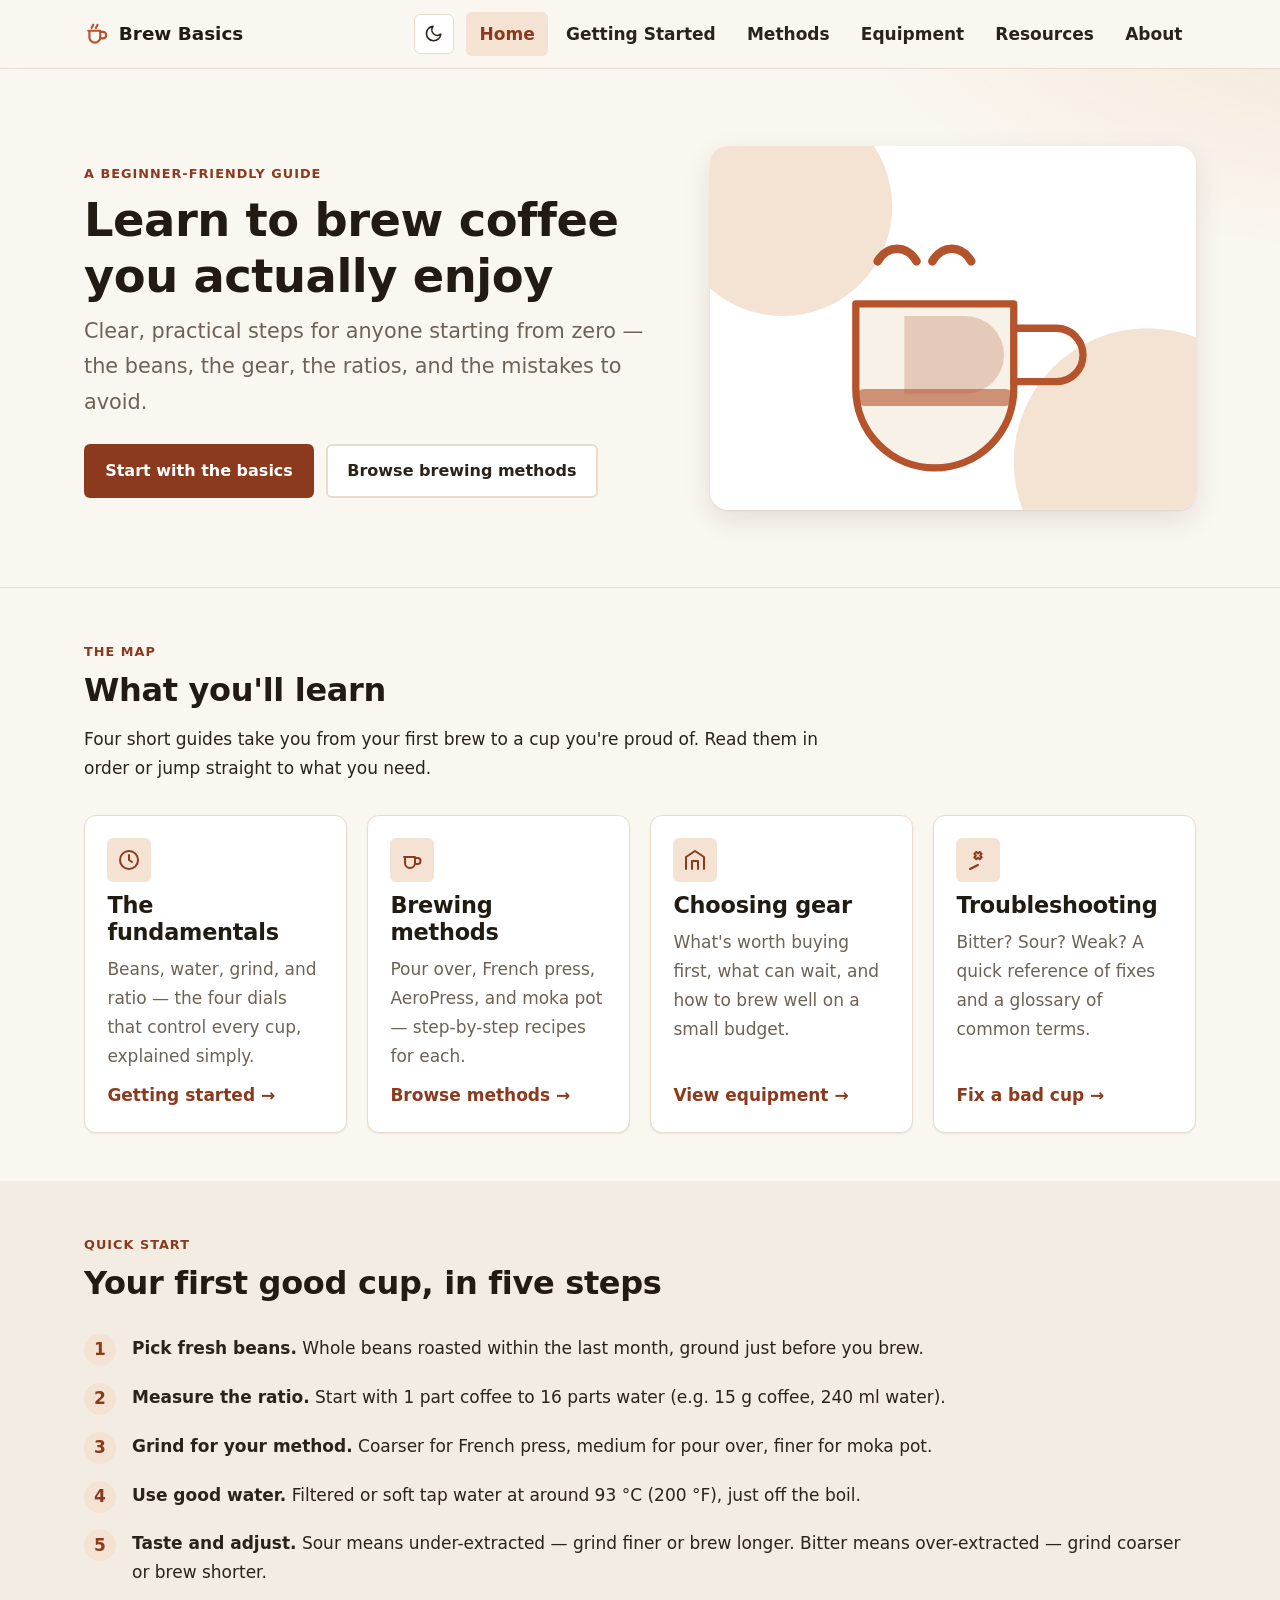
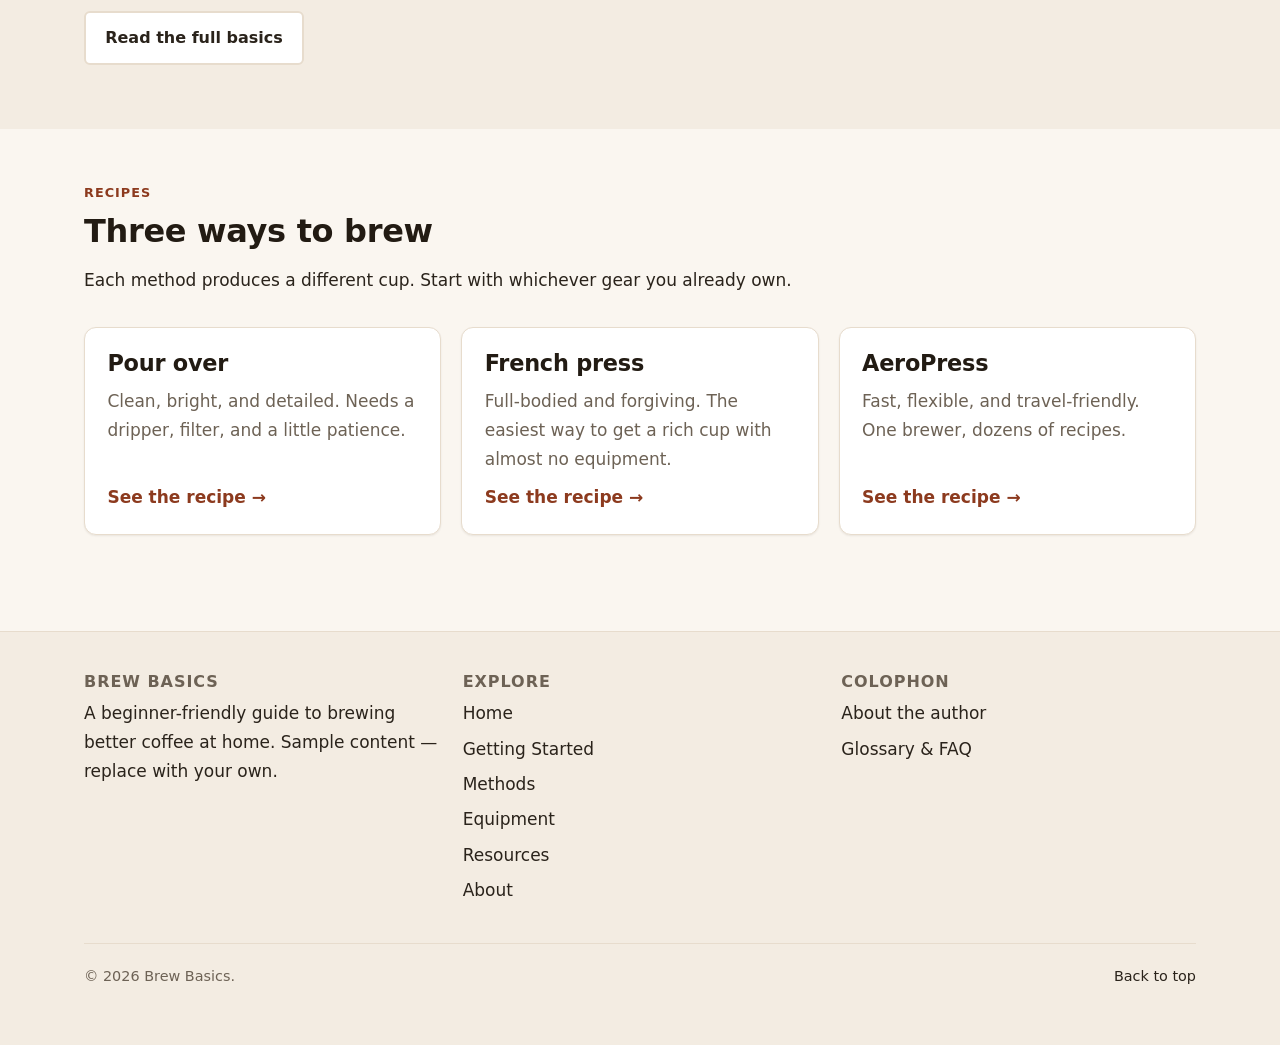
<file: index.html>
<!DOCTYPE html>
<html lang="en">
<head>
  <meta charset="UTF-8">
  <meta name="viewport" content="width=device-width, initial-scale=1">
  <meta name="description" content="Brew Basics — a beginner-friendly guide to brewing better coffee at home. Learn fundamentals, methods, gear, and troubleshooting.">
  <title>Brew Basics — A Beginner's Guide to Coffee</title>
  <link rel="icon" type="image/svg+xml" href="assets/favicon.svg">
  <link rel="icon" type="image/png" sizes="64x64" href="assets/favicon.png">
  <link rel="apple-touch-icon" href="assets/apple-touch-icon.png">
  <link rel="manifest" href="manifest.webmanifest">
  <meta name="theme-color" content="#b4532c">
  <meta name="theme-color" media="(prefers-color-scheme: dark)" content="#181410">
  <meta property="og:type" content="website">
  <meta property="og:site_name" content="Brew Basics">
  <meta property="og:title" content="Brew Basics — A Beginner's Guide to Coffee">
  <meta property="og:description" content="A beginner-friendly guide to brewing better coffee at home. Learn fundamentals, methods, gear, and troubleshooting.">
  <meta property="og:url" content="https://swdlawa.github.io/brew-basics/">
  <meta property="og:image" content="https://swdlawa.github.io/brew-basics/assets/og-image.png">
  <meta property="og:locale" content="en_US">
  <meta name="twitter:card" content="summary_large_image">
  <meta name="twitter:title" content="Brew Basics — A Beginner's Guide to Coffee">
  <meta name="twitter:description" content="A beginner-friendly guide to brewing better coffee at home. Learn fundamentals, methods, gear, and troubleshooting.">
  <meta name="twitter:image" content="https://swdlawa.github.io/brew-basics/assets/og-image.png">
  <link rel="stylesheet" href="css/styles.css">
  <script src="js/main.js" defer></script>
</head>
<body>
  <!-- ===== SAMPLE / PLACEHOLDER CONTENT — replace with your own topic ===== -->
  <a class="skip-link" href="#main">Skip to main content</a>

  <header class="site-header">
    <div class="container header-inner">
      <a class="brand" href="index.html">
        <svg viewBox="0 0 24 24" width="26" height="26" fill="none" stroke="currentColor" stroke-width="2" stroke-linecap="round" stroke-linejoin="round" aria-hidden="true">
          <path d="M4 9h11v6a5 5 0 0 1-5 5 5 5 0 0 1-5-5V9z"/>
          <path d="M15 10h2.5a3 3 0 0 1 0 6H15"/>
          <path d="M7 6.5C7 5 8.5 5 8.5 3.5"/>
          <path d="M11 6.5C11 5 12.5 5 12.5 3.5"/>
        </svg>
        <span>Brew Basics</span>
      </a>

      <div class="header-actions">
        <button class="icon-button theme-toggle" type="button" aria-label="Switch to dark mode" aria-pressed="false">
          <svg class="icon-moon" viewBox="0 0 24 24" width="20" height="20" fill="none" stroke="currentColor" stroke-width="2" stroke-linecap="round" stroke-linejoin="round" aria-hidden="true">
            <path d="M21 12.8A9 9 0 1 1 11.2 3a7 7 0 0 0 9.8 9.8z"/>
          </svg>
          <svg class="icon-sun" viewBox="0 0 24 24" width="20" height="20" fill="none" stroke="currentColor" stroke-width="2" stroke-linecap="round" stroke-linejoin="round" aria-hidden="true">
            <circle cx="12" cy="12" r="4"/>
            <path d="M12 2v2M12 20v2M4.9 4.9l1.4 1.4M17.7 17.7l1.4 1.4M2 12h2M20 12h2M4.9 19.1l1.4-1.4M17.7 6.3l1.4-1.4"/>
          </svg>
        </button>
        <button class="nav-toggle" type="button" aria-expanded="false" aria-controls="site-nav">
          <span class="sr-only">Open menu</span>
          <span class="nav-toggle-icon" aria-hidden="true"></span>
        </button>
      </div>

      <nav id="site-nav" class="site-nav" aria-label="Primary">
        <ul>
          <li><a href="index.html" aria-current="page">Home</a></li>
          <li><a href="getting-started.html">Getting Started</a></li>
          <li><a href="methods.html">Methods</a></li>
          <li><a href="equipment.html">Equipment</a></li>
          <li><a href="resources.html">Resources</a></li>
          <li><a href="about.html">About</a></li>
        </ul>
      </nav>
    </div>
  </header>

  <main id="main">
    <!-- Hero -->
    <section class="hero" aria-labelledby="hero-title">
      <div class="container hero-grid">
        <div>
          <p class="eyebrow">A beginner-friendly guide</p>
          <h1 id="hero-title">Learn to brew coffee you actually enjoy</h1>
          <p class="lead">Clear, practical steps for anyone starting from zero — the beans, the gear, the ratios, and the mistakes to avoid.</p>
          <div class="hero-actions">
            <a class="btn btn-primary" href="getting-started.html">Start with the basics</a>
            <a class="btn btn-secondary" href="methods.html">Browse brewing methods</a>
          </div>
        </div>
        <div class="hero-art" aria-hidden="true">
          <svg viewBox="0 0 400 300" role="img" aria-label="Illustration of a cup of coffee with rising steam">
            <g style="fill:var(--accent-soft)">
              <circle cx="60" cy="50" r="90"/>
              <circle cx="360" cy="260" r="110"/>
            </g>
            <g style="stroke:var(--accent)" stroke-width="7" stroke-linecap="round" fill="none">
              <path d="M170 95c-8-14-24-14-32 0"/>
              <path d="M215 95c-8-14-24-14-32 0"/>
            </g>
            <g style="fill:var(--surface-2);stroke:var(--accent)" stroke-width="6" stroke-linejoin="round">
              <path d="M120 130h130v70a65 65 0 0 1-130 0z"/>
            </g>
            <path d="M250 150h35a22 22 0 0 1 0 44h-35" fill="none" style="stroke:var(--accent)" stroke-width="6" stroke-linecap="round"/>
            <path d="M160 140h50a32 32 0 0 1 0 64h-50" style="fill:var(--accent)" opacity="0.25"/>
            <rect x="120" y="200" width="130" height="14" rx="7" style="fill:var(--accent)" opacity="0.6"/>
          </svg>
        </div>
      </div>
    </section>

    <!-- What you'll learn -->
    <section class="section" aria-labelledby="learn-title">
      <div class="container">
        <div class="section-head">
          <p class="eyebrow">The map</p>
          <h2 id="learn-title">What you'll learn</h2>
          <p>Four short guides take you from your first brew to a cup you're proud of. Read them in order or jump straight to what you need.</p>
        </div>
        <div class="card-grid">
          <article class="card">
            <span class="card-icon" aria-hidden="true">
              <svg viewBox="0 0 24 24" fill="none" stroke="currentColor" stroke-width="2" stroke-linecap="round" stroke-linejoin="round"><circle cx="12" cy="12" r="9"/><path d="M12 7v5l3 2"/></svg>
            </span>
            <h3>The fundamentals</h3>
            <p>Beans, water, grind, and ratio — the four dials that control every cup, explained simply.</p>
            <a class="card-link" href="getting-started.html">Getting started <span aria-hidden="true">→</span></a>
          </article>
          <article class="card">
            <span class="card-icon" aria-hidden="true">
              <svg viewBox="0 0 24 24" fill="none" stroke="currentColor" stroke-width="2" stroke-linecap="round" stroke-linejoin="round"><path d="M4 9h11v6a5 5 0 0 1-5 5 5 5 0 0 1-5-5V9z"/><path d="M15 10h2.5a3 3 0 0 1 0 6H15"/></svg>
            </span>
            <h3>Brewing methods</h3>
            <p>Pour over, French press, AeroPress, and moka pot — step-by-step recipes for each.</p>
            <a class="card-link" href="methods.html">Browse methods <span aria-hidden="true">→</span></a>
          </article>
          <article class="card">
            <span class="card-icon" aria-hidden="true">
              <svg viewBox="0 0 24 24" fill="none" stroke="currentColor" stroke-width="2" stroke-linecap="round" stroke-linejoin="round"><path d="M3 21V9l9-6 9 6v12"/><path d="M9 21v-8h6v8"/></svg>
            </span>
            <h3>Choosing gear</h3>
            <p>What's worth buying first, what can wait, and how to brew well on a small budget.</p>
            <a class="card-link" href="equipment.html">View equipment <span aria-hidden="true">→</span></a>
          </article>
          <article class="card">
            <span class="card-icon" aria-hidden="true">
              <svg viewBox="0 0 24 24" fill="none" stroke="currentColor" stroke-width="2" stroke-linecap="round" stroke-linejoin="round"><path d="M10.3 3.9l1.7 1.7 1.7-1.7 2 2-1.7 1.7 1.7 1.7-2 2-1.7-1.7-1.7 1.7-2-2 1.7-1.7-1.7-1.7z"/><path d="M4 21l8-4"/></svg>
            </span>
            <h3>Troubleshooting</h3>
            <p>Bitter? Sour? Weak? A quick reference of fixes and a glossary of common terms.</p>
            <a class="card-link" href="resources.html">Fix a bad cup <span aria-hidden="true">→</span></a>
          </article>
        </div>
      </div>
    </section>

    <!-- Quick start -->
    <section class="section section-alt" aria-labelledby="quickstart-title">
      <div class="container">
        <div class="section-head">
          <p class="eyebrow">Quick start</p>
          <h2 id="quickstart-title">Your first good cup, in five steps</h2>
        </div>
        <ol class="steps">
          <li><strong>Pick fresh beans.</strong> Whole beans roasted within the last month, ground just before you brew.</li>
          <li><strong>Measure the ratio.</strong> Start with 1&nbsp;part coffee to 16&nbsp;parts water (e.g. 15&nbsp;g coffee, 240&nbsp;ml water).</li>
          <li><strong>Grind for your method.</strong> Coarser for French press, medium for pour over, finer for moka pot.</li>
          <li><strong>Use good water.</strong> Filtered or soft tap water at around 93&nbsp;°C (200&nbsp;°F), just off the boil.</li>
          <li><strong>Taste and adjust.</strong> Sour means under-extracted — grind finer or brew longer. Bitter means over-extracted — grind coarser or brew shorter.</li>
        </ol>
        <p><a class="btn btn-secondary" href="getting-started.html">Read the full basics</a></p>
      </div>
    </section>

    <!-- Featured methods -->
    <section class="section" aria-labelledby="methods-title">
      <div class="container">
        <div class="section-head">
          <p class="eyebrow">Recipes</p>
          <h2 id="methods-title">Three ways to brew</h2>
          <p>Each method produces a different cup. Start with whichever gear you already own.</p>
        </div>
        <div class="card-grid">
          <article class="card">
            <h3>Pour over</h3>
            <p>Clean, bright, and detailed. Needs a dripper, filter, and a little patience.</p>
            <a class="card-link" href="methods.html#pour-over">See the recipe <span aria-hidden="true">→</span></a>
          </article>
          <article class="card">
            <h3>French press</h3>
            <p>Full-bodied and forgiving. The easiest way to get a rich cup with almost no equipment.</p>
            <a class="card-link" href="methods.html#french-press">See the recipe <span aria-hidden="true">→</span></a>
          </article>
          <article class="card">
            <h3>AeroPress</h3>
            <p>Fast, flexible, and travel-friendly. One brewer, dozens of recipes.</p>
            <a class="card-link" href="methods.html#aeropress">See the recipe <span aria-hidden="true">→</span></a>
          </article>
        </div>
      </div>
    </section>
  </main>

  <footer class="site-footer">
    <div class="container">
      <div class="footer-grid">
        <div>
          <h2>Brew Basics</h2>
          <p>A beginner-friendly guide to brewing better coffee at home. Sample content — replace with your own.</p>
        </div>
        <nav aria-label="Footer">
          <h2>Explore</h2>
          <ul>
            <li><a href="index.html">Home</a></li>
            <li><a href="getting-started.html">Getting Started</a></li>
            <li><a href="methods.html">Methods</a></li>
            <li><a href="equipment.html">Equipment</a></li>
            <li><a href="resources.html">Resources</a></li>
            <li><a href="about.html">About</a></li>
          </ul>
        </nav>
        <div>
          <h2>Colophon</h2>
          <ul>
            <li><a href="about.html">About the author</a></li>
            <li><a href="resources.html">Glossary &amp; FAQ</a></li>
          </ul>
        </div>
      </div>
      <div class="footer-bottom">
        <p>© <span data-year>2026</span> Brew Basics.</p>
        <a href="#main">Back to top</a>
      </div>
    </div>
  </footer>

  <button class="back-to-top" type="button" aria-label="Back to top">
    <svg viewBox="0 0 24 24" fill="none" stroke="currentColor" stroke-width="2.5" stroke-linecap="round" stroke-linejoin="round" aria-hidden="true"><path d="M12 19V5M5 12l7-7 7 7"/></svg>
  </button>
</body>
</html>
</file>
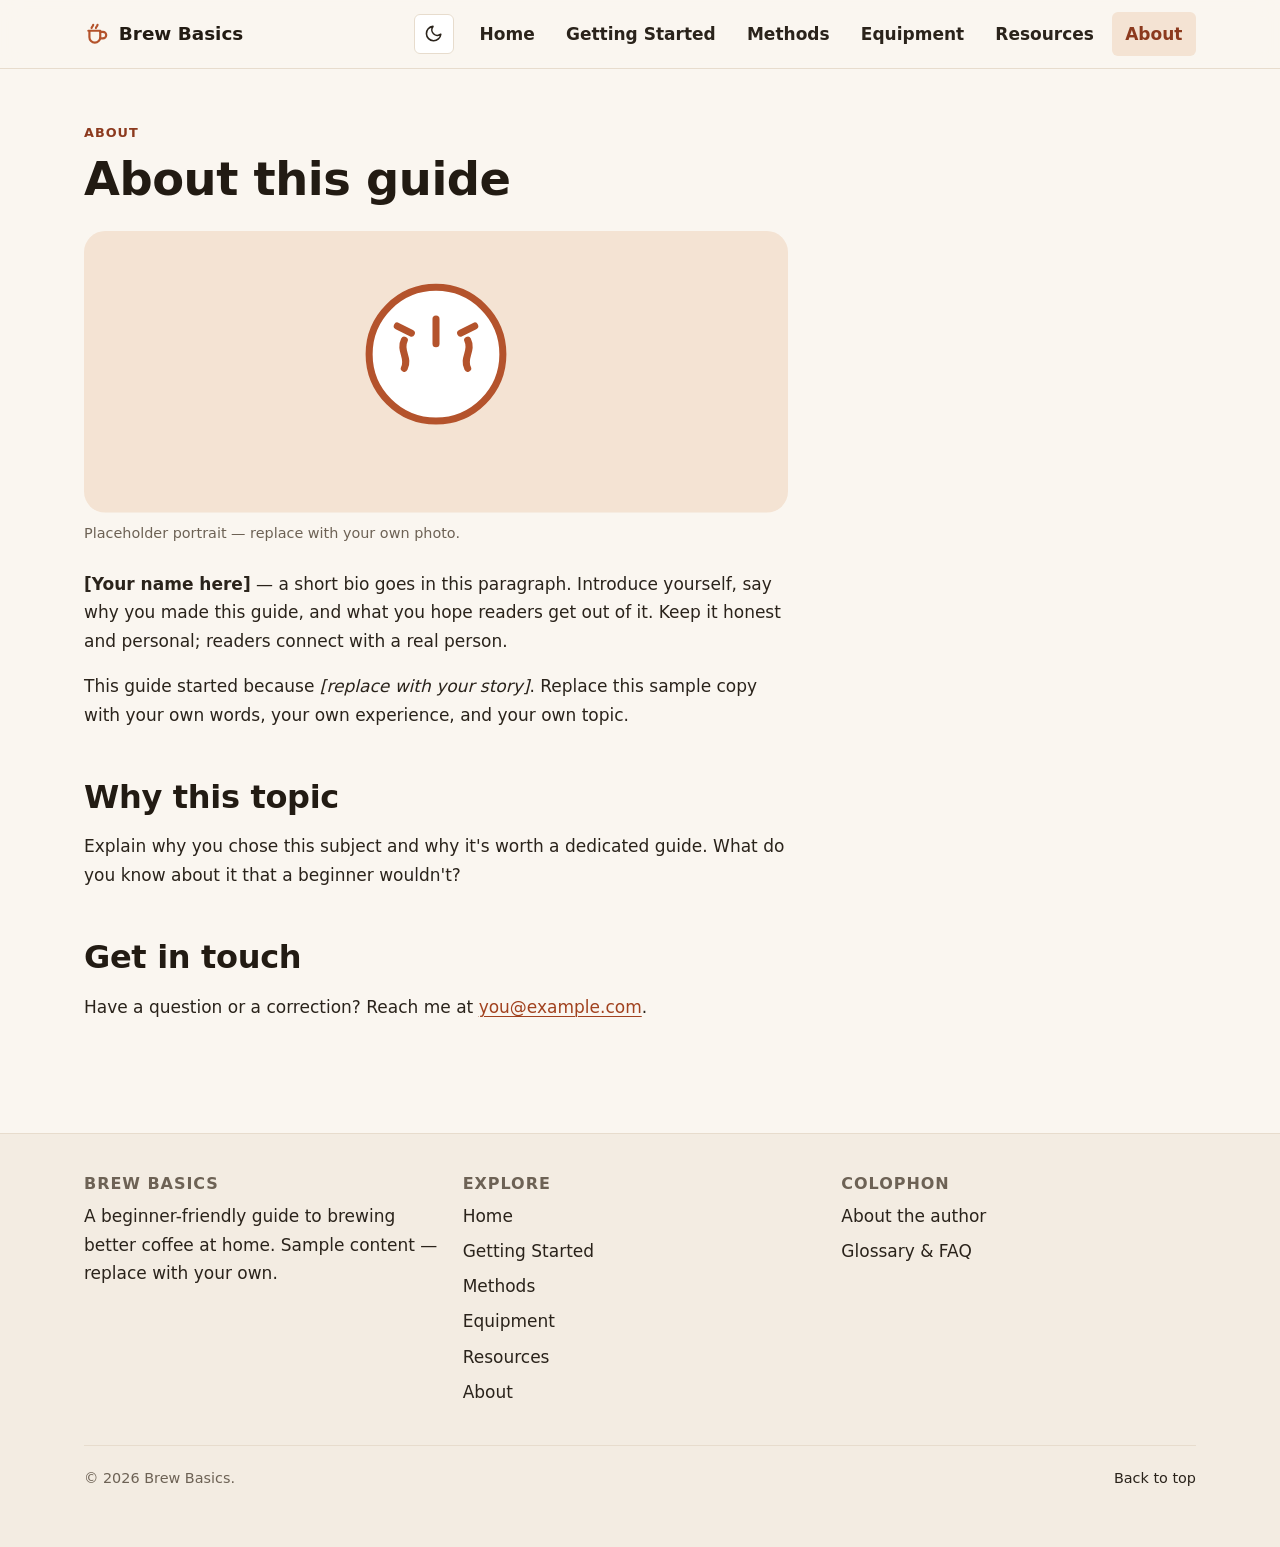
<file: about.html>
<!DOCTYPE html>
<html lang="en">
<head>
  <meta charset="UTF-8">
  <meta name="viewport" content="width=device-width, initial-scale=1">
  <meta name="description" content="About the author of Brew Basics.">
  <title>About — Brew Basics</title>
  <link rel="icon" type="image/svg+xml" href="assets/favicon.svg">
  <link rel="icon" type="image/png" sizes="64x64" href="assets/favicon.png">
  <link rel="apple-touch-icon" href="assets/apple-touch-icon.png">
  <link rel="manifest" href="manifest.webmanifest">
  <meta name="theme-color" content="#b4532c">
  <meta name="theme-color" media="(prefers-color-scheme: dark)" content="#181410">
  <meta property="og:type" content="website">
  <meta property="og:site_name" content="Brew Basics">
  <meta property="og:title" content="About — Brew Basics">
  <meta property="og:description" content="About the author of Brew Basics.">
  <meta property="og:url" content="https://swdlawa.github.io/brew-basics/about.html">
  <meta property="og:image" content="https://swdlawa.github.io/brew-basics/assets/og-image.png">
  <meta property="og:locale" content="en_US">
  <meta name="twitter:card" content="summary_large_image">
  <meta name="twitter:title" content="About — Brew Basics">
  <meta name="twitter:description" content="About the author of Brew Basics.">
  <meta name="twitter:image" content="https://swdlawa.github.io/brew-basics/assets/og-image.png">
  <link rel="stylesheet" href="css/styles.css">
  <script src="js/main.js" defer></script>
</head>
<body>
  <!-- ===== SAMPLE / PLACEHOLDER CONTENT — replace with your own ===== -->
  <a class="skip-link" href="#main">Skip to main content</a>

  <header class="site-header">
    <div class="container header-inner">
      <a class="brand" href="index.html">
        <svg viewBox="0 0 24 24" width="26" height="26" fill="none" stroke="currentColor" stroke-width="2" stroke-linecap="round" stroke-linejoin="round" aria-hidden="true">
          <path d="M4 9h11v6a5 5 0 0 1-5 5 5 5 0 0 1-5-5V9z"/>
          <path d="M15 10h2.5a3 3 0 0 1 0 6H15"/>
          <path d="M7 6.5C7 5 8.5 5 8.5 3.5"/>
          <path d="M11 6.5C11 5 12.5 5 12.5 3.5"/>
        </svg>
        <span>Brew Basics</span>
      </a>

      <div class="header-actions">
        <button class="icon-button theme-toggle" type="button" aria-label="Switch to dark mode" aria-pressed="false">
          <svg class="icon-moon" viewBox="0 0 24 24" width="20" height="20" fill="none" stroke="currentColor" stroke-width="2" stroke-linecap="round" stroke-linejoin="round" aria-hidden="true">
            <path d="M21 12.8A9 9 0 1 1 11.2 3a7 7 0 0 0 9.8 9.8z"/>
          </svg>
          <svg class="icon-sun" viewBox="0 0 24 24" width="20" height="20" fill="none" stroke="currentColor" stroke-width="2" stroke-linecap="round" stroke-linejoin="round" aria-hidden="true">
            <circle cx="12" cy="12" r="4"/>
            <path d="M12 2v2M12 20v2M4.9 4.9l1.4 1.4M17.7 17.7l1.4 1.4M2 12h2M20 12h2M4.9 19.1l1.4-1.4M17.7 6.3l1.4-1.4"/>
          </svg>
        </button>
        <button class="nav-toggle" type="button" aria-expanded="false" aria-controls="site-nav">
          <span class="sr-only">Open menu</span>
          <span class="nav-toggle-icon" aria-hidden="true"></span>
        </button>
      </div>

      <nav id="site-nav" class="site-nav" aria-label="Primary">
        <ul>
          <li><a href="index.html">Home</a></li>
          <li><a href="getting-started.html">Getting Started</a></li>
          <li><a href="methods.html">Methods</a></li>
          <li><a href="equipment.html">Equipment</a></li>
          <li><a href="resources.html">Resources</a></li>
          <li><a href="about.html" aria-current="page">About</a></li>
        </ul>
      </nav>
    </div>
  </header>

  <main id="main">
    <section class="section" aria-labelledby="page-title">
      <div class="container">
        <article class="prose">
          <p class="eyebrow">About</p>
          <h1 id="page-title">About this guide</h1>

          <figure>
            <svg viewBox="0 0 400 160" role="img" aria-label="Decorative banner" style="border-radius:var(--radius)">
              <rect width="400" height="160" rx="12" style="fill:var(--accent-soft)"/>
              <circle cx="200" cy="70" r="38" style="fill:var(--surface);stroke:var(--accent)" stroke-width="4"/>
              <path d="M200 50v14" style="stroke:var(--accent)" stroke-width="4" stroke-linecap="round"/>
              <path d="M186 58l-8-4M214 58l8-4" style="stroke:var(--accent)" stroke-width="4" stroke-linecap="round"/>
              <path d="M182 62c-3 6 3 10 0 16M218 62c3 6-3 10 0 16" style="stroke:var(--accent)" stroke-width="4" stroke-linecap="round" fill="none"/>
            </svg>
            <figcaption>Placeholder portrait — replace with your own photo.</figcaption>
          </figure>

          <p><strong>[Your name here]</strong> — a short bio goes in this paragraph. Introduce yourself, say why you made this guide, and what you hope readers get out of it. Keep it honest and personal; readers connect with a real person.</p>
          <p>This guide started because <em>[replace with your story]</em>. Replace this sample copy with your own words, your own experience, and your own topic.</p>

          <h2>Why this topic</h2>
          <p>Explain why you chose this subject and why it's worth a dedicated guide. What do you know about it that a beginner wouldn't?</p>

          <h2>Get in touch</h2>
          <p>Have a question or a correction? Reach me at <a href="mailto:you@example.com">you@example.com</a>.</p>
        </article>
      </div>
    </section>
  </main>

  <footer class="site-footer">
    <div class="container">
      <div class="footer-grid">
        <div>
          <h2>Brew Basics</h2>
          <p>A beginner-friendly guide to brewing better coffee at home. Sample content — replace with your own.</p>
        </div>
        <nav aria-label="Footer">
          <h2>Explore</h2>
          <ul>
            <li><a href="index.html">Home</a></li>
            <li><a href="getting-started.html">Getting Started</a></li>
            <li><a href="methods.html">Methods</a></li>
            <li><a href="equipment.html">Equipment</a></li>
            <li><a href="resources.html">Resources</a></li>
            <li><a href="about.html">About</a></li>
          </ul>
        </nav>
        <div>
          <h2>Colophon</h2>
          <ul>
            <li><a href="about.html">About the author</a></li>
            <li><a href="resources.html">Glossary &amp; FAQ</a></li>
          </ul>
        </div>
      </div>
      <div class="footer-bottom">
        <p>© <span data-year>2026</span> Brew Basics.</p>
        <a href="#main">Back to top</a>
      </div>
    </div>
  </footer>

  <button class="back-to-top" type="button" aria-label="Back to top">
    <svg viewBox="0 0 24 24" fill="none" stroke="currentColor" stroke-width="2.5" stroke-linecap="round" stroke-linejoin="round" aria-hidden="true"><path d="M12 19V5M5 12l7-7 7 7"/></svg>
  </button>
</body>
</html>
</file>
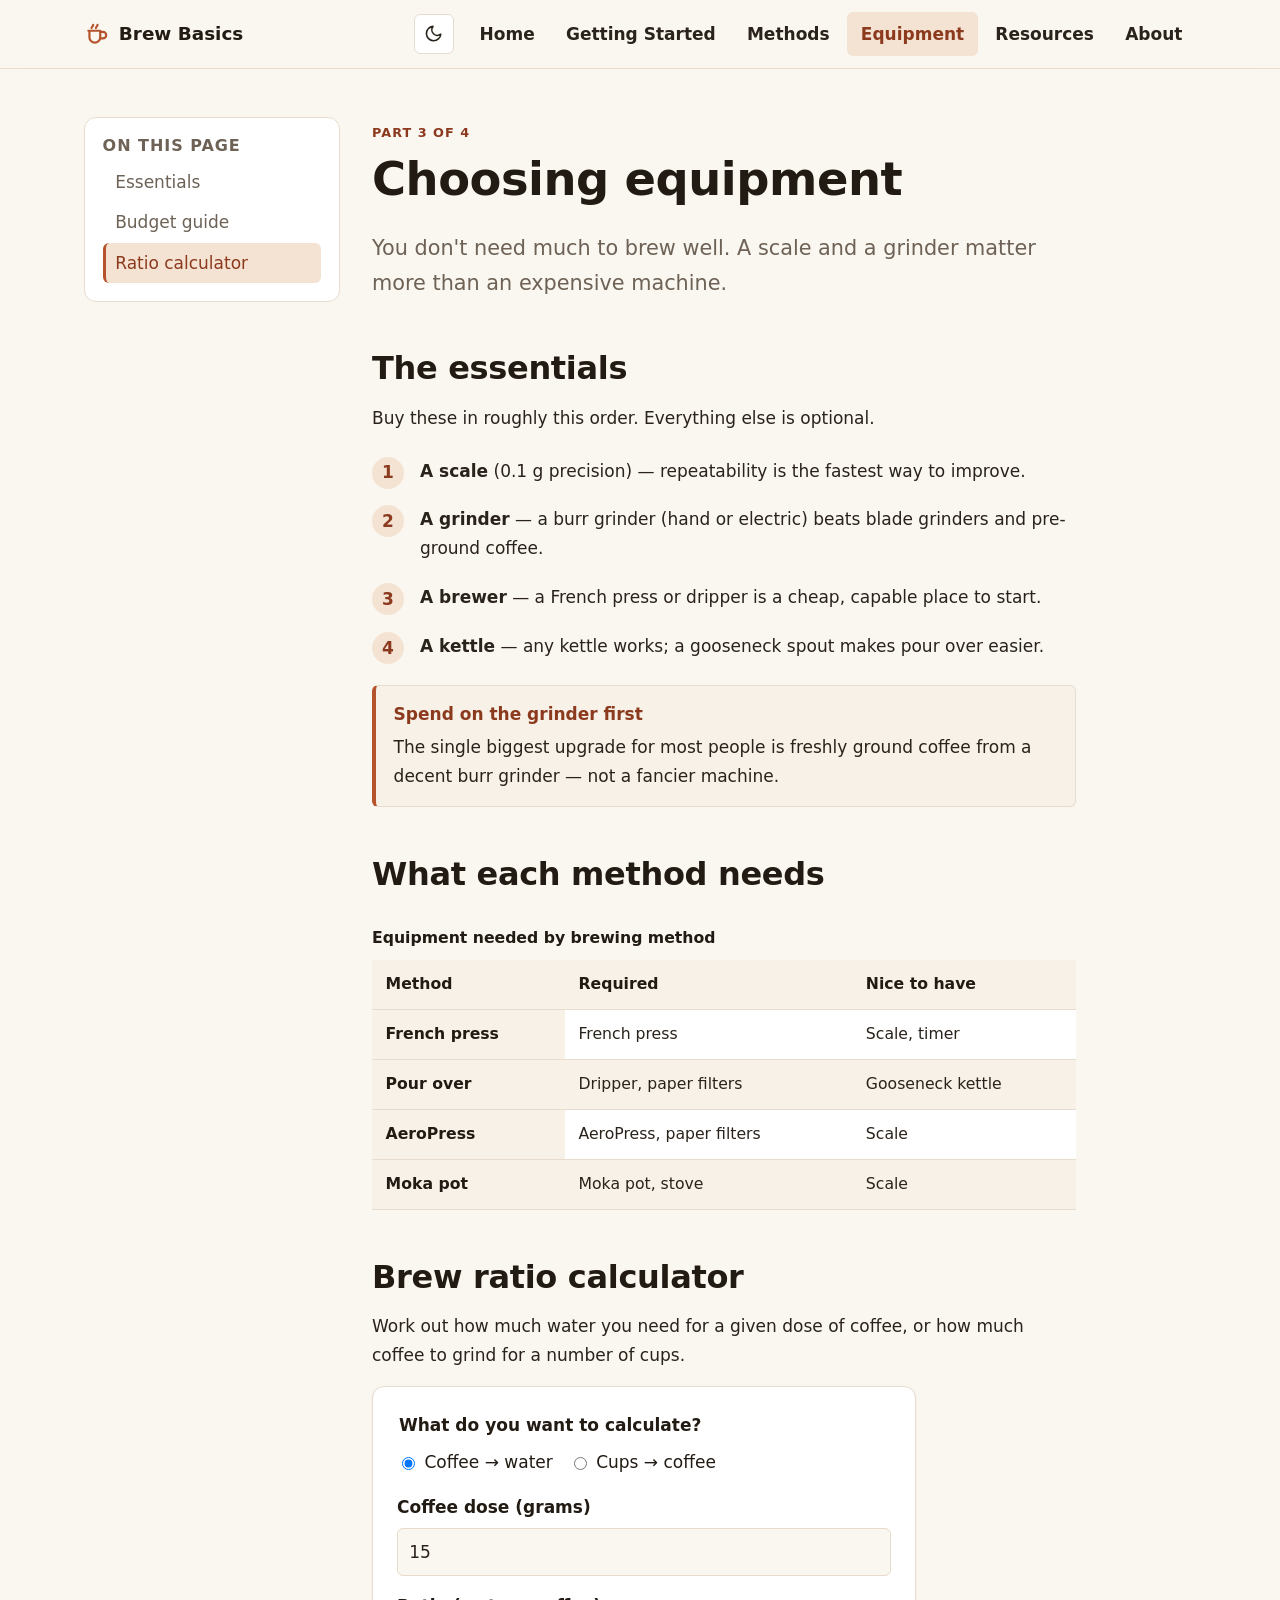
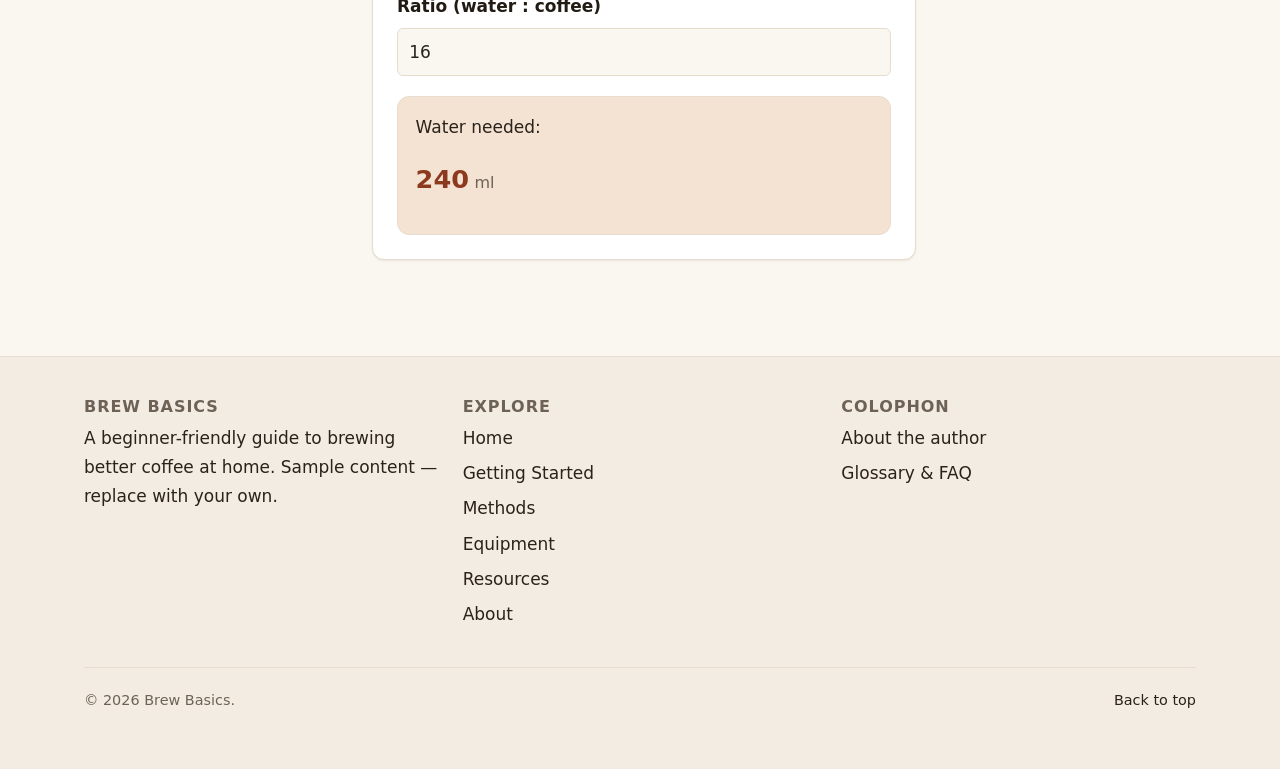
<file: equipment.html>
<!DOCTYPE html>
<html lang="en">
<head>
  <meta charset="UTF-8">
  <meta name="viewport" content="width=device-width, initial-scale=1">
  <meta name="description" content="What coffee gear is worth buying first, plus an interactive brew-ratio calculator.">
  <title>Equipment — Brew Basics</title>
  <link rel="icon" type="image/svg+xml" href="assets/favicon.svg">
  <link rel="icon" type="image/png" sizes="64x64" href="assets/favicon.png">
  <link rel="apple-touch-icon" href="assets/apple-touch-icon.png">
  <link rel="manifest" href="manifest.webmanifest">
  <meta name="theme-color" content="#b4532c">
  <meta name="theme-color" media="(prefers-color-scheme: dark)" content="#181410">
  <meta property="og:type" content="website">
  <meta property="og:site_name" content="Brew Basics">
  <meta property="og:title" content="Equipment — Brew Basics">
  <meta property="og:description" content="What coffee gear is worth buying first, plus an interactive brew-ratio calculator.">
  <meta property="og:url" content="https://swdlawa.github.io/brew-basics/equipment.html">
  <meta property="og:image" content="https://swdlawa.github.io/brew-basics/assets/og-image.png">
  <meta property="og:locale" content="en_US">
  <meta name="twitter:card" content="summary_large_image">
  <meta name="twitter:title" content="Equipment — Brew Basics">
  <meta name="twitter:description" content="What coffee gear is worth buying first, plus an interactive brew-ratio calculator.">
  <meta name="twitter:image" content="https://swdlawa.github.io/brew-basics/assets/og-image.png">
  <link rel="stylesheet" href="css/styles.css">
  <script src="js/main.js" defer></script>
</head>
<body>
  <!-- ===== SAMPLE / PLACEHOLDER CONTENT — replace with your own topic ===== -->
  <a class="skip-link" href="#main">Skip to main content</a>

  <header class="site-header">
    <div class="container header-inner">
      <a class="brand" href="index.html">
        <svg viewBox="0 0 24 24" width="26" height="26" fill="none" stroke="currentColor" stroke-width="2" stroke-linecap="round" stroke-linejoin="round" aria-hidden="true">
          <path d="M4 9h11v6a5 5 0 0 1-5 5 5 5 0 0 1-5-5V9z"/>
          <path d="M15 10h2.5a3 3 0 0 1 0 6H15"/>
          <path d="M7 6.5C7 5 8.5 5 8.5 3.5"/>
          <path d="M11 6.5C11 5 12.5 5 12.5 3.5"/>
        </svg>
        <span>Brew Basics</span>
      </a>

      <div class="header-actions">
        <button class="icon-button theme-toggle" type="button" aria-label="Switch to dark mode" aria-pressed="false">
          <svg class="icon-moon" viewBox="0 0 24 24" width="20" height="20" fill="none" stroke="currentColor" stroke-width="2" stroke-linecap="round" stroke-linejoin="round" aria-hidden="true">
            <path d="M21 12.8A9 9 0 1 1 11.2 3a7 7 0 0 0 9.8 9.8z"/>
          </svg>
          <svg class="icon-sun" viewBox="0 0 24 24" width="20" height="20" fill="none" stroke="currentColor" stroke-width="2" stroke-linecap="round" stroke-linejoin="round" aria-hidden="true">
            <circle cx="12" cy="12" r="4"/>
            <path d="M12 2v2M12 20v2M4.9 4.9l1.4 1.4M17.7 17.7l1.4 1.4M2 12h2M20 12h2M4.9 19.1l1.4-1.4M17.7 6.3l1.4-1.4"/>
          </svg>
        </button>
        <button class="nav-toggle" type="button" aria-expanded="false" aria-controls="site-nav">
          <span class="sr-only">Open menu</span>
          <span class="nav-toggle-icon" aria-hidden="true"></span>
        </button>
      </div>

      <nav id="site-nav" class="site-nav" aria-label="Primary">
        <ul>
          <li><a href="index.html">Home</a></li>
          <li><a href="getting-started.html">Getting Started</a></li>
          <li><a href="methods.html">Methods</a></li>
          <li><a href="equipment.html" aria-current="page">Equipment</a></li>
          <li><a href="resources.html">Resources</a></li>
          <li><a href="about.html">About</a></li>
        </ul>
      </nav>
    </div>
  </header>

  <main id="main">
    <section class="section" aria-labelledby="page-title">
      <div class="container guide-layout">
        <nav class="toc" aria-label="On this page">
          <h2>On this page</h2>
          <ol>
            <li><a href="#essentials">Essentials</a></li>
            <li><a href="#budget">Budget guide</a></li>
            <li><a href="#calculator">Ratio calculator</a></li>
          </ol>
        </nav>

        <article class="prose">
          <p class="eyebrow">Part 3 of 4</p>
          <h1 id="page-title">Choosing equipment</h1>
          <p class="lead">You don't need much to brew well. A scale and a grinder matter more than an expensive machine.</p>

          <section id="essentials">
            <h2>The essentials</h2>
            <p>Buy these in roughly this order. Everything else is optional.</p>
            <ol class="steps">
              <li><strong>A scale</strong> (0.1&nbsp;g precision) — repeatability is the fastest way to improve.</li>
              <li><strong>A grinder</strong> — a burr grinder (hand or electric) beats blade grinders and pre-ground coffee.</li>
              <li><strong>A brewer</strong> — a French press or dripper is a cheap, capable place to start.</li>
              <li><strong>A kettle</strong> — any kettle works; a gooseneck spout makes pour over easier.</li>
            </ol>
            <div class="callout">
              <span class="callout-title">Spend on the grinder first</span>
              The single biggest upgrade for most people is freshly ground coffee from a decent burr grinder — not a fancier machine.
            </div>
          </section>

          <section id="budget">
            <h2>What each method needs</h2>
            <div class="table-wrap">
              <table>
                <caption>Equipment needed by brewing method</caption>
                <thead>
                  <tr><th scope="col">Method</th><th scope="col">Required</th><th scope="col">Nice to have</th></tr>
                </thead>
                <tbody>
                  <tr><th scope="row">French press</th><td>French press</td><td>Scale, timer</td></tr>
                  <tr><th scope="row">Pour over</th><td>Dripper, paper filters</td><td>Gooseneck kettle</td></tr>
                  <tr><th scope="row">AeroPress</th><td>AeroPress, paper filters</td><td>Scale</td></tr>
                  <tr><th scope="row">Moka pot</th><td>Moka pot, stove</td><td>Scale</td></tr>
                </tbody>
              </table>
            </div>
          </section>

          <section id="calculator">
            <h2>Brew ratio calculator</h2>
            <p>Work out how much water you need for a given dose of coffee, or how much coffee to grind for a number of cups.</p>

            <form class="calculator mode-coffee" id="brew-calculator" onsubmit="return false">
              <fieldset>
                <legend>What do you want to calculate?</legend>
                <div class="radio-group">
                  <label><input type="radio" name="calc-mode" value="coffee-to-water" checked> Coffee → water</label>
                  <label><input type="radio" name="calc-mode" value="cups-to-coffee"> Cups → coffee</label>
                </div>
              </fieldset>

              <div class="field-group coffee-field">
                <div class="form-row">
                  <label for="coffee">Coffee dose (grams)</label>
                  <input type="number" id="coffee" name="coffee" inputmode="decimal" min="1" step="0.5" value="15">
                </div>
              </div>

              <div class="field-group cups-field">
                <div class="form-row">
                  <label for="cups">Number of cups</label>
                  <input type="number" id="cups" name="cups" inputmode="numeric" min="1" step="1" value="2">
                </div>
                <div class="form-row">
                  <label for="cup-size">Cup size (ml)</label>
                  <input type="number" id="cup-size" name="cup-size" inputmode="numeric" min="30" step="10" value="250">
                </div>
              </div>

              <div class="form-row">
                <label for="ratio">Ratio (water : coffee)</label>
                <input type="number" id="ratio" name="ratio" inputmode="decimal" min="5" max="25" step="0.5" value="16">
              </div>

              <div class="calc-output" id="calc-output" aria-live="polite">
                <p><span id="calc-result-label">Water needed:</span></p>
                <p><span class="result" id="calc-result">240</span> <span class="unit" id="calc-result-unit">ml</span></p>
              </div>
            </form>
          </section>
        </article>
      </div>
    </section>
  </main>

  <footer class="site-footer">
    <div class="container">
      <div class="footer-grid">
        <div>
          <h2>Brew Basics</h2>
          <p>A beginner-friendly guide to brewing better coffee at home. Sample content — replace with your own.</p>
        </div>
        <nav aria-label="Footer">
          <h2>Explore</h2>
          <ul>
            <li><a href="index.html">Home</a></li>
            <li><a href="getting-started.html">Getting Started</a></li>
            <li><a href="methods.html">Methods</a></li>
            <li><a href="equipment.html">Equipment</a></li>
            <li><a href="resources.html">Resources</a></li>
            <li><a href="about.html">About</a></li>
          </ul>
        </nav>
        <div>
          <h2>Colophon</h2>
          <ul>
            <li><a href="about.html">About the author</a></li>
            <li><a href="resources.html">Glossary &amp; FAQ</a></li>
          </ul>
        </div>
      </div>
      <div class="footer-bottom">
        <p>© <span data-year>2026</span> Brew Basics.</p>
        <a href="#main">Back to top</a>
      </div>
    </div>
  </footer>

  <button class="back-to-top" type="button" aria-label="Back to top">
    <svg viewBox="0 0 24 24" fill="none" stroke="currentColor" stroke-width="2.5" stroke-linecap="round" stroke-linejoin="round" aria-hidden="true"><path d="M12 19V5M5 12l7-7 7 7"/></svg>
  </button>
</body>
</html>
</file>
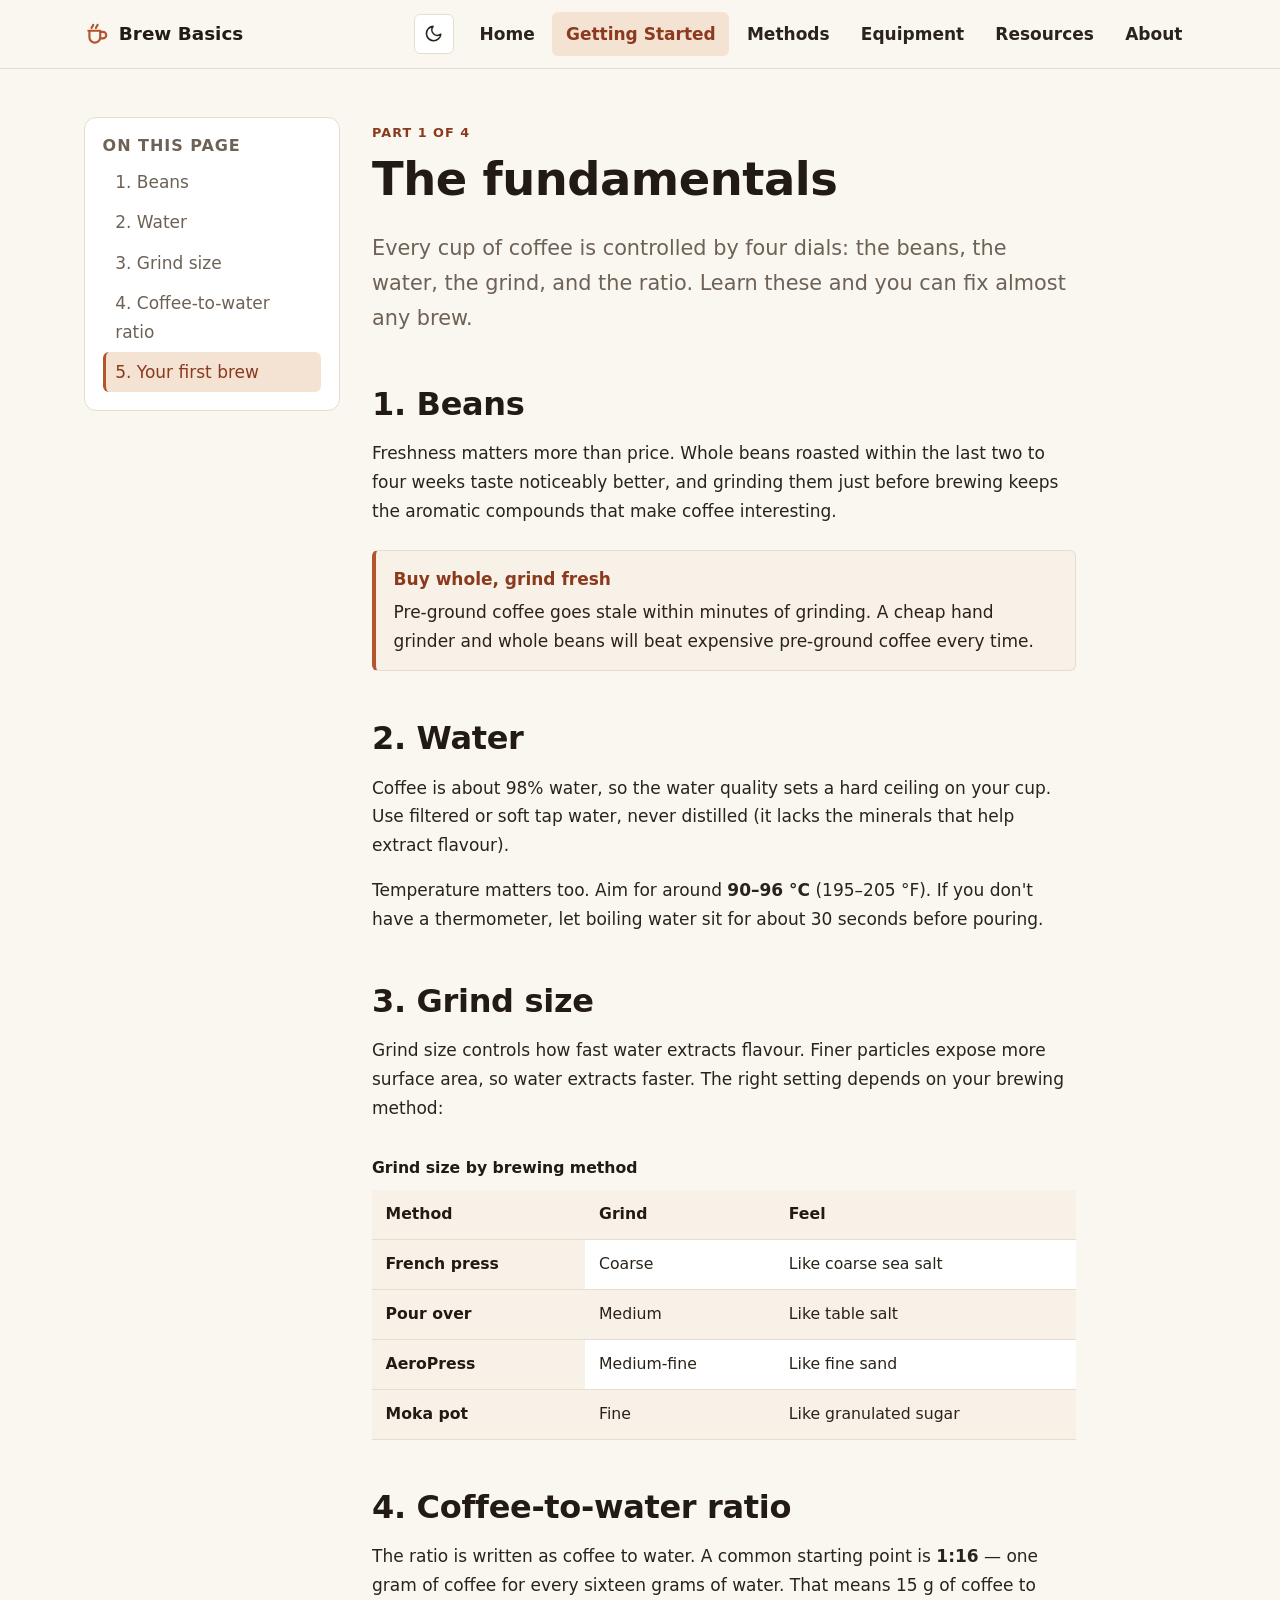
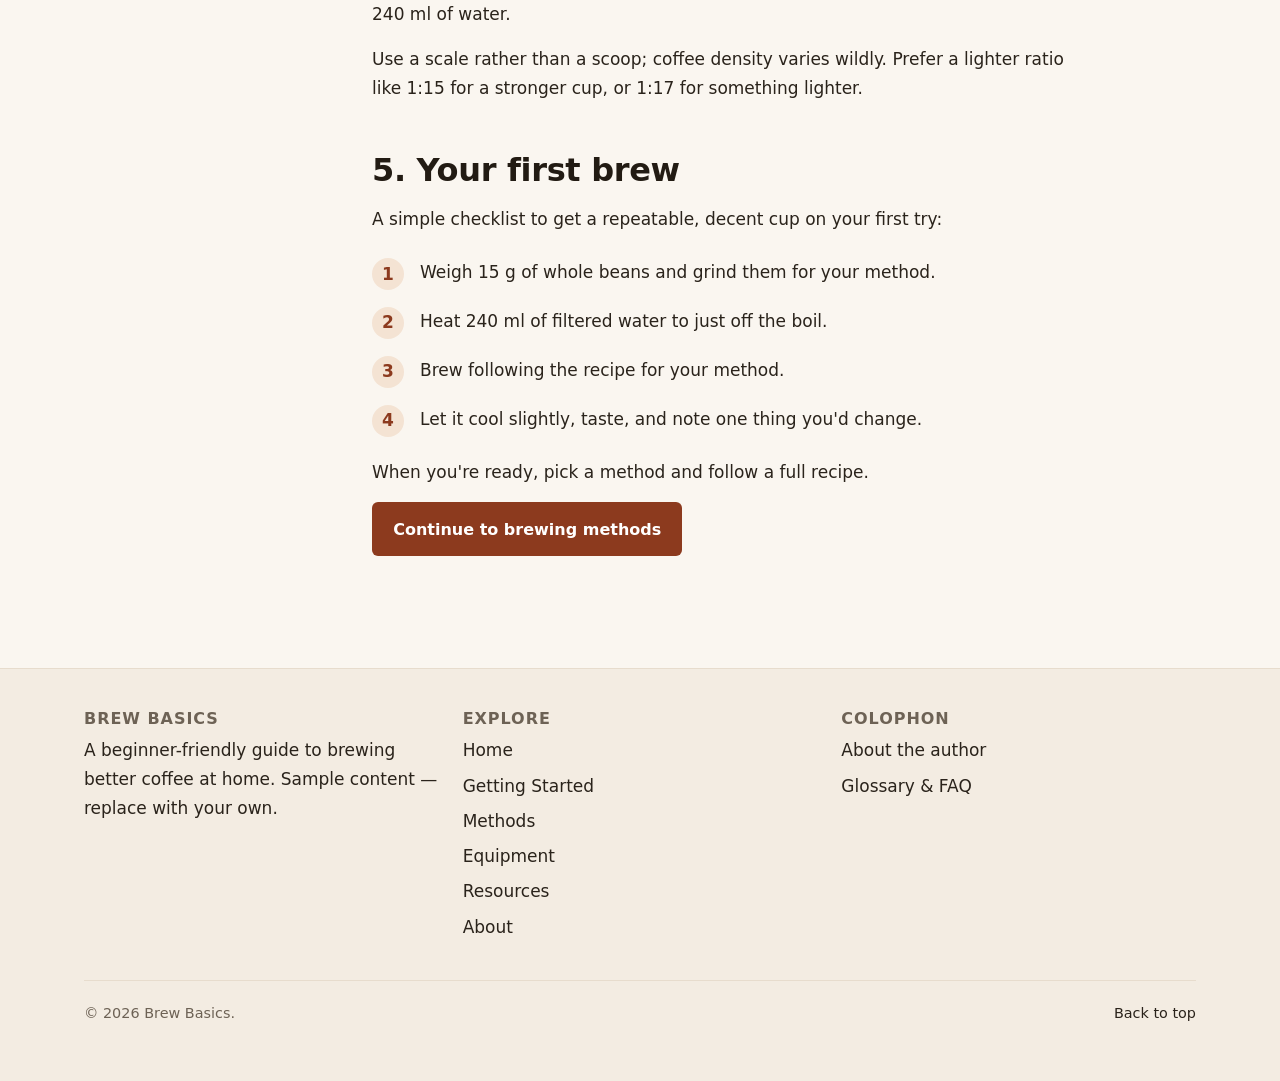
<file: getting-started.html>
<!DOCTYPE html>
<html lang="en">
<head>
  <meta charset="UTF-8">
  <meta name="viewport" content="width=device-width, initial-scale=1">
  <meta name="description" content="The fundamentals of brewing coffee: beans, water, grind size, and ratio. A clear starting point for beginners.">
  <title>Getting Started — Brew Basics</title>
  <link rel="icon" type="image/svg+xml" href="assets/favicon.svg">
  <link rel="icon" type="image/png" sizes="64x64" href="assets/favicon.png">
  <link rel="apple-touch-icon" href="assets/apple-touch-icon.png">
  <link rel="manifest" href="manifest.webmanifest">
  <meta name="theme-color" content="#b4532c">
  <meta name="theme-color" media="(prefers-color-scheme: dark)" content="#181410">
  <meta property="og:type" content="website">
  <meta property="og:site_name" content="Brew Basics">
  <meta property="og:title" content="Getting Started — Brew Basics">
  <meta property="og:description" content="The fundamentals of brewing coffee: beans, water, grind size, and ratio. A clear starting point for beginners.">
  <meta property="og:url" content="https://swdlawa.github.io/brew-basics/getting-started.html">
  <meta property="og:image" content="https://swdlawa.github.io/brew-basics/assets/og-image.png">
  <meta property="og:locale" content="en_US">
  <meta name="twitter:card" content="summary_large_image">
  <meta name="twitter:title" content="Getting Started — Brew Basics">
  <meta name="twitter:description" content="The fundamentals of brewing coffee: beans, water, grind size, and ratio. A clear starting point for beginners.">
  <meta name="twitter:image" content="https://swdlawa.github.io/brew-basics/assets/og-image.png">
  <link rel="stylesheet" href="css/styles.css">
  <script src="js/main.js" defer></script>
</head>
<body>
  <!-- ===== SAMPLE / PLACEHOLDER CONTENT — replace with your own topic ===== -->
  <a class="skip-link" href="#main">Skip to main content</a>

  <header class="site-header">
    <div class="container header-inner">
      <a class="brand" href="index.html">
        <svg viewBox="0 0 24 24" width="26" height="26" fill="none" stroke="currentColor" stroke-width="2" stroke-linecap="round" stroke-linejoin="round" aria-hidden="true">
          <path d="M4 9h11v6a5 5 0 0 1-5 5 5 5 0 0 1-5-5V9z"/>
          <path d="M15 10h2.5a3 3 0 0 1 0 6H15"/>
          <path d="M7 6.5C7 5 8.5 5 8.5 3.5"/>
          <path d="M11 6.5C11 5 12.5 5 12.5 3.5"/>
        </svg>
        <span>Brew Basics</span>
      </a>

      <div class="header-actions">
        <button class="icon-button theme-toggle" type="button" aria-label="Switch to dark mode" aria-pressed="false">
          <svg class="icon-moon" viewBox="0 0 24 24" width="20" height="20" fill="none" stroke="currentColor" stroke-width="2" stroke-linecap="round" stroke-linejoin="round" aria-hidden="true">
            <path d="M21 12.8A9 9 0 1 1 11.2 3a7 7 0 0 0 9.8 9.8z"/>
          </svg>
          <svg class="icon-sun" viewBox="0 0 24 24" width="20" height="20" fill="none" stroke="currentColor" stroke-width="2" stroke-linecap="round" stroke-linejoin="round" aria-hidden="true">
            <circle cx="12" cy="12" r="4"/>
            <path d="M12 2v2M12 20v2M4.9 4.9l1.4 1.4M17.7 17.7l1.4 1.4M2 12h2M20 12h2M4.9 19.1l1.4-1.4M17.7 6.3l1.4-1.4"/>
          </svg>
        </button>
        <button class="nav-toggle" type="button" aria-expanded="false" aria-controls="site-nav">
          <span class="sr-only">Open menu</span>
          <span class="nav-toggle-icon" aria-hidden="true"></span>
        </button>
      </div>

      <nav id="site-nav" class="site-nav" aria-label="Primary">
        <ul>
          <li><a href="index.html">Home</a></li>
          <li><a href="getting-started.html" aria-current="page">Getting Started</a></li>
          <li><a href="methods.html">Methods</a></li>
          <li><a href="equipment.html">Equipment</a></li>
          <li><a href="resources.html">Resources</a></li>
          <li><a href="about.html">About</a></li>
        </ul>
      </nav>
    </div>
  </header>

  <main id="main">
    <section class="section" aria-labelledby="page-title">
      <div class="container guide-layout">
        <nav class="toc" aria-label="On this page">
          <h2>On this page</h2>
          <ol>
            <li><a href="#beans">1. Beans</a></li>
            <li><a href="#water">2. Water</a></li>
            <li><a href="#grind">3. Grind size</a></li>
            <li><a href="#ratio">4. Coffee-to-water ratio</a></li>
            <li><a href="#first-brew">5. Your first brew</a></li>
          </ol>
        </nav>

        <article class="prose">
          <p class="eyebrow">Part 1 of 4</p>
          <h1 id="page-title">The fundamentals</h1>
          <p class="lead">Every cup of coffee is controlled by four dials: the beans, the water, the grind, and the ratio. Learn these and you can fix almost any brew.</p>

          <section id="beans">
            <h2>1. Beans</h2>
            <p>Freshness matters more than price. Whole beans roasted within the last two to four weeks taste noticeably better, and grinding them just before brewing keeps the aromatic compounds that make coffee interesting.</p>
            <div class="callout">
              <span class="callout-title">Buy whole, grind fresh</span>
              Pre-ground coffee goes stale within minutes of grinding. A cheap hand grinder and whole beans will beat expensive pre-ground coffee every time.
            </div>
          </section>

          <section id="water">
            <h2>2. Water</h2>
            <p>Coffee is about 98% water, so the water quality sets a hard ceiling on your cup. Use filtered or soft tap water, never distilled (it lacks the minerals that help extract flavour).</p>
            <p>Temperature matters too. Aim for around <strong>90–96&nbsp;°C</strong> (195–205&nbsp;°F). If you don't have a thermometer, let boiling water sit for about 30 seconds before pouring.</p>
          </section>

          <section id="grind">
            <h2>3. Grind size</h2>
            <p>Grind size controls how fast water extracts flavour. Finer particles expose more surface area, so water extracts faster. The right setting depends on your brewing method:</p>
            <div class="table-wrap">
              <table>
                <caption>Grind size by brewing method</caption>
                <thead>
                  <tr><th scope="col">Method</th><th scope="col">Grind</th><th scope="col">Feel</th></tr>
                </thead>
                <tbody>
                  <tr><th scope="row">French press</th><td>Coarse</td><td>Like coarse sea salt</td></tr>
                  <tr><th scope="row">Pour over</th><td>Medium</td><td>Like table salt</td></tr>
                  <tr><th scope="row">AeroPress</th><td>Medium-fine</td><td>Like fine sand</td></tr>
                  <tr><th scope="row">Moka pot</th><td>Fine</td><td>Like granulated sugar</td></tr>
                </tbody>
              </table>
            </div>
          </section>

          <section id="ratio">
            <h2>4. Coffee-to-water ratio</h2>
            <p>The ratio is written as coffee to water. A common starting point is <strong>1:16</strong> — one gram of coffee for every sixteen grams of water. That means 15&nbsp;g of coffee to 240&nbsp;ml of water.</p>
            <p>Use a scale rather than a scoop; coffee density varies wildly. Prefer a lighter ratio like 1:15 for a stronger cup, or 1:17 for something lighter.</p>
          </section>

          <section id="first-brew">
            <h2>5. Your first brew</h2>
            <p>A simple checklist to get a repeatable, decent cup on your first try:</p>
            <ol class="steps">
              <li>Weigh 15&nbsp;g of whole beans and grind them for your method.</li>
              <li>Heat 240&nbsp;ml of filtered water to just off the boil.</li>
              <li>Brew following the recipe for your method.</li>
              <li>Let it cool slightly, taste, and note one thing you'd change.</li>
            </ol>
            <p>When you're ready, pick a method and follow a full recipe.</p>
            <p><a class="btn btn-primary" href="methods.html">Continue to brewing methods</a></p>
          </section>
        </article>
      </div>
    </section>
  </main>

  <footer class="site-footer">
    <div class="container">
      <div class="footer-grid">
        <div>
          <h2>Brew Basics</h2>
          <p>A beginner-friendly guide to brewing better coffee at home. Sample content — replace with your own.</p>
        </div>
        <nav aria-label="Footer">
          <h2>Explore</h2>
          <ul>
            <li><a href="index.html">Home</a></li>
            <li><a href="getting-started.html">Getting Started</a></li>
            <li><a href="methods.html">Methods</a></li>
            <li><a href="equipment.html">Equipment</a></li>
            <li><a href="resources.html">Resources</a></li>
            <li><a href="about.html">About</a></li>
          </ul>
        </nav>
        <div>
          <h2>Colophon</h2>
          <ul>
            <li><a href="about.html">About the author</a></li>
            <li><a href="resources.html">Glossary &amp; FAQ</a></li>
          </ul>
        </div>
      </div>
      <div class="footer-bottom">
        <p>© <span data-year>2026</span> Brew Basics.</p>
        <a href="#main">Back to top</a>
      </div>
    </div>
  </footer>

  <button class="back-to-top" type="button" aria-label="Back to top">
    <svg viewBox="0 0 24 24" fill="none" stroke="currentColor" stroke-width="2.5" stroke-linecap="round" stroke-linejoin="round" aria-hidden="true"><path d="M12 19V5M5 12l7-7 7 7"/></svg>
  </button>
</body>
</html>
</file>
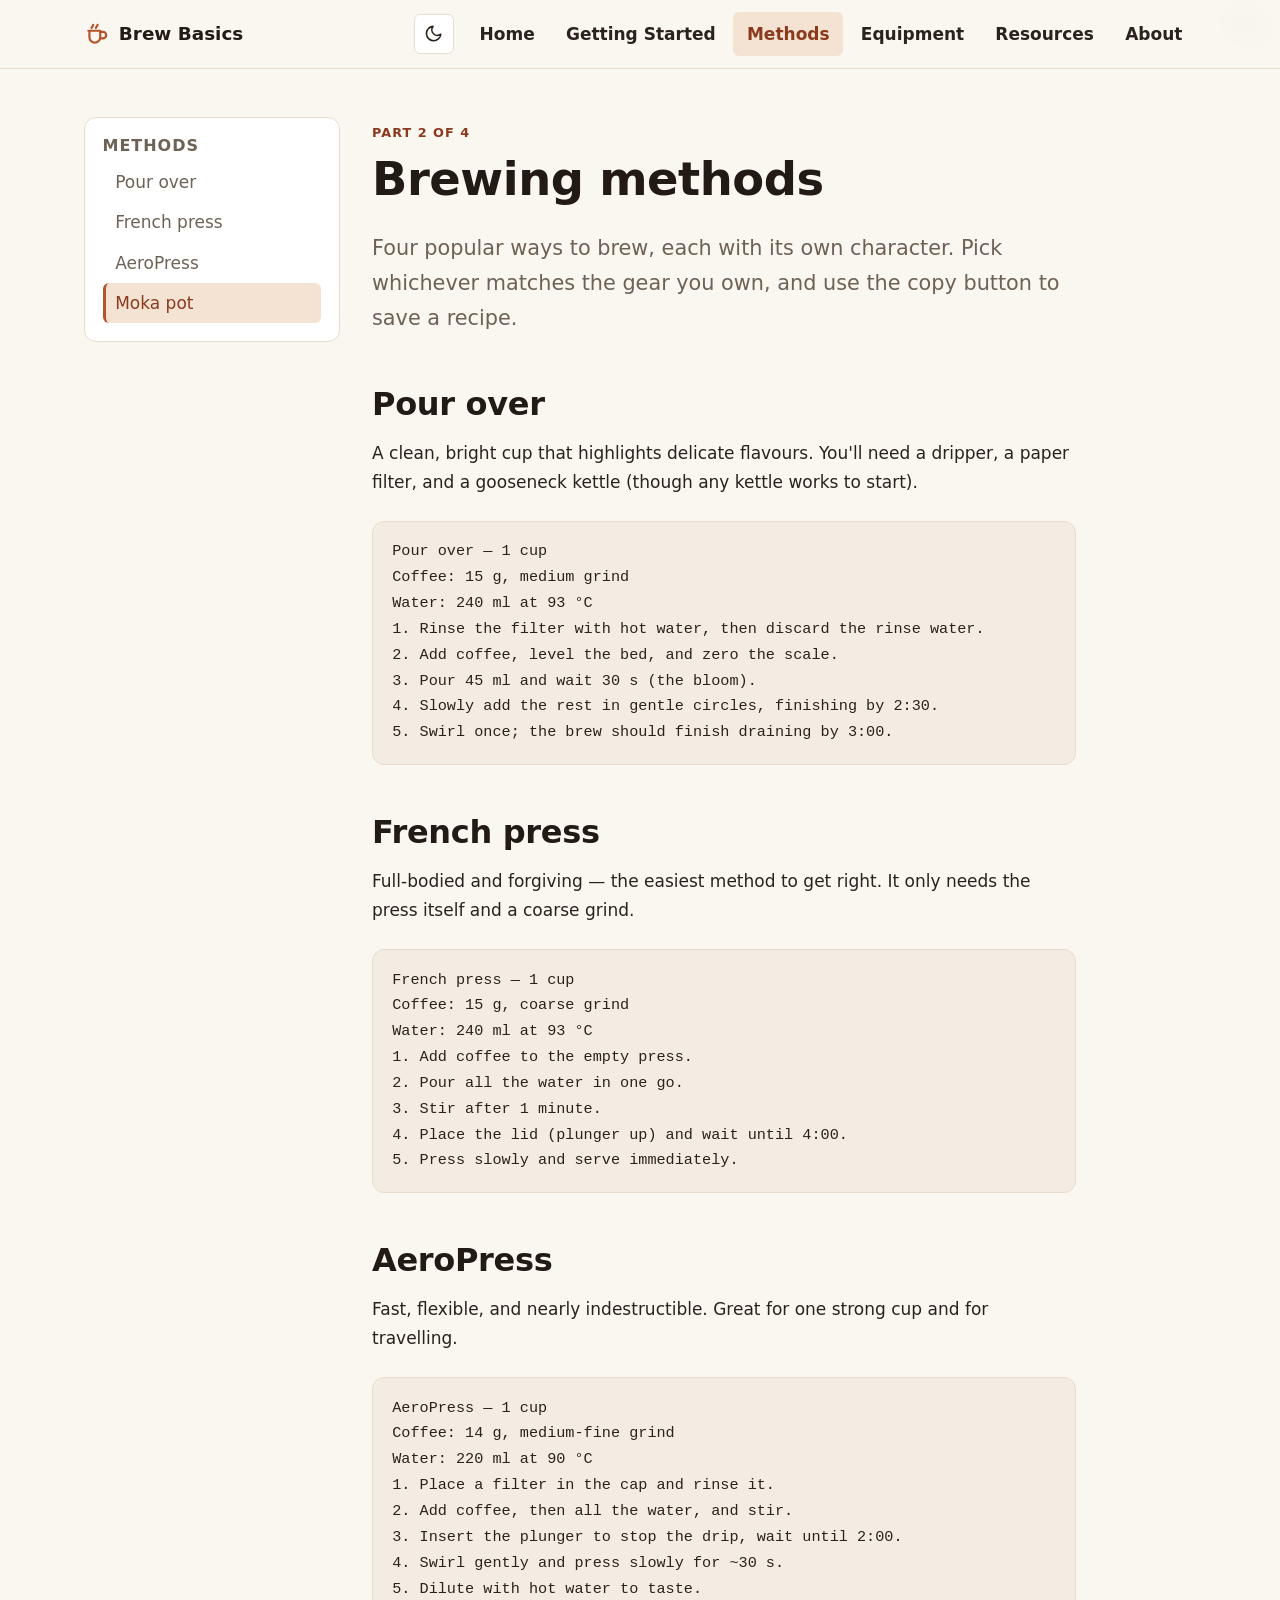
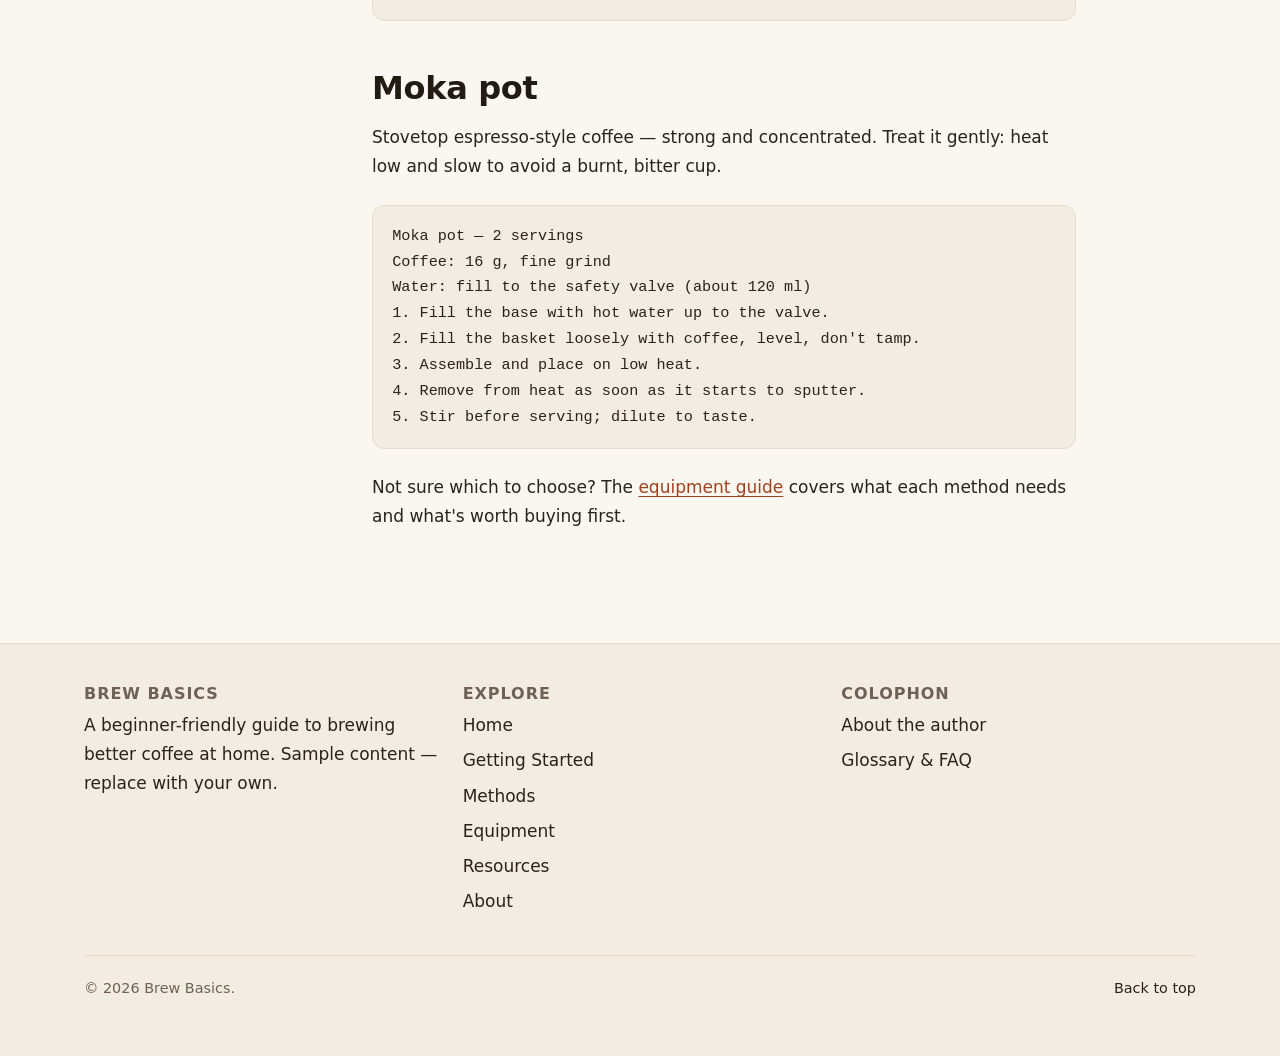
<file: methods.html>
<!DOCTYPE html>
<html lang="en">
<head>
  <meta charset="UTF-8">
  <meta name="viewport" content="width=device-width, initial-scale=1">
  <meta name="description" content="Step-by-step recipes for four coffee brewing methods: pour over, French press, AeroPress, and moka pot.">
  <title>Brewing Methods — Brew Basics</title>
  <link rel="icon" type="image/svg+xml" href="assets/favicon.svg">
  <link rel="icon" type="image/png" sizes="64x64" href="assets/favicon.png">
  <link rel="apple-touch-icon" href="assets/apple-touch-icon.png">
  <link rel="manifest" href="manifest.webmanifest">
  <meta name="theme-color" content="#b4532c">
  <meta name="theme-color" media="(prefers-color-scheme: dark)" content="#181410">
  <meta property="og:type" content="website">
  <meta property="og:site_name" content="Brew Basics">
  <meta property="og:title" content="Brewing Methods — Brew Basics">
  <meta property="og:description" content="Step-by-step recipes for four coffee brewing methods: pour over, French press, AeroPress, and moka pot.">
  <meta property="og:url" content="https://swdlawa.github.io/brew-basics/methods.html">
  <meta property="og:image" content="https://swdlawa.github.io/brew-basics/assets/og-image.png">
  <meta property="og:locale" content="en_US">
  <meta name="twitter:card" content="summary_large_image">
  <meta name="twitter:title" content="Brewing Methods — Brew Basics">
  <meta name="twitter:description" content="Step-by-step recipes for four coffee brewing methods: pour over, French press, AeroPress, and moka pot.">
  <meta name="twitter:image" content="https://swdlawa.github.io/brew-basics/assets/og-image.png">
  <link rel="stylesheet" href="css/styles.css">
  <script src="js/main.js" defer></script>
</head>
<body>
  <!-- ===== SAMPLE / PLACEHOLDER CONTENT — replace with your own topic ===== -->
  <a class="skip-link" href="#main">Skip to main content</a>

  <header class="site-header">
    <div class="container header-inner">
      <a class="brand" href="index.html">
        <svg viewBox="0 0 24 24" width="26" height="26" fill="none" stroke="currentColor" stroke-width="2" stroke-linecap="round" stroke-linejoin="round" aria-hidden="true">
          <path d="M4 9h11v6a5 5 0 0 1-5 5 5 5 0 0 1-5-5V9z"/>
          <path d="M15 10h2.5a3 3 0 0 1 0 6H15"/>
          <path d="M7 6.5C7 5 8.5 5 8.5 3.5"/>
          <path d="M11 6.5C11 5 12.5 5 12.5 3.5"/>
        </svg>
        <span>Brew Basics</span>
      </a>

      <div class="header-actions">
        <button class="icon-button theme-toggle" type="button" aria-label="Switch to dark mode" aria-pressed="false">
          <svg class="icon-moon" viewBox="0 0 24 24" width="20" height="20" fill="none" stroke="currentColor" stroke-width="2" stroke-linecap="round" stroke-linejoin="round" aria-hidden="true">
            <path d="M21 12.8A9 9 0 1 1 11.2 3a7 7 0 0 0 9.8 9.8z"/>
          </svg>
          <svg class="icon-sun" viewBox="0 0 24 24" width="20" height="20" fill="none" stroke="currentColor" stroke-width="2" stroke-linecap="round" stroke-linejoin="round" aria-hidden="true">
            <circle cx="12" cy="12" r="4"/>
            <path d="M12 2v2M12 20v2M4.9 4.9l1.4 1.4M17.7 17.7l1.4 1.4M2 12h2M20 12h2M4.9 19.1l1.4-1.4M17.7 6.3l1.4-1.4"/>
          </svg>
        </button>
        <button class="nav-toggle" type="button" aria-expanded="false" aria-controls="site-nav">
          <span class="sr-only">Open menu</span>
          <span class="nav-toggle-icon" aria-hidden="true"></span>
        </button>
      </div>

      <nav id="site-nav" class="site-nav" aria-label="Primary">
        <ul>
          <li><a href="index.html">Home</a></li>
          <li><a href="getting-started.html">Getting Started</a></li>
          <li><a href="methods.html" aria-current="page">Methods</a></li>
          <li><a href="equipment.html">Equipment</a></li>
          <li><a href="resources.html">Resources</a></li>
          <li><a href="about.html">About</a></li>
        </ul>
      </nav>
    </div>
  </header>

  <main id="main">
    <section class="section" aria-labelledby="page-title">
      <div class="container guide-layout">
        <nav class="toc" aria-label="On this page">
          <h2>Methods</h2>
          <ol>
            <li><a href="#pour-over">Pour over</a></li>
            <li><a href="#french-press">French press</a></li>
            <li><a href="#aeropress">AeroPress</a></li>
            <li><a href="#moka-pot">Moka pot</a></li>
          </ol>
        </nav>

        <article class="prose">
          <p class="eyebrow">Part 2 of 4</p>
          <h1 id="page-title">Brewing methods</h1>
          <p class="lead">Four popular ways to brew, each with its own character. Pick whichever matches the gear you own, and use the copy button to save a recipe.</p>

          <section id="pour-over">
            <h2>Pour over</h2>
            <p>A clean, bright cup that highlights delicate flavours. You'll need a dripper, a paper filter, and a gooseneck kettle (though any kettle works to start).</p>
            <div class="recipe" id="recipe-pour-over">Pour over — 1 cup
Coffee: 15 g, medium grind
Water: 240 ml at 93 °C
1. Rinse the filter with hot water, then discard the rinse water.
2. Add coffee, level the bed, and zero the scale.
3. Pour 45 ml and wait 30 s (the bloom).
4. Slowly add the rest in gentle circles, finishing by 2:30.
5. Swirl once; the brew should finish draining by 3:00.</div>
            <button class="copy-button" type="button" data-copy-target="#recipe-pour-over">Copy</button>
          </section>

          <section id="french-press">
            <h2>French press</h2>
            <p>Full-bodied and forgiving — the easiest method to get right. It only needs the press itself and a coarse grind.</p>
            <div class="recipe" id="recipe-french-press">French press — 1 cup
Coffee: 15 g, coarse grind
Water: 240 ml at 93 °C
1. Add coffee to the empty press.
2. Pour all the water in one go.
3. Stir after 1 minute.
4. Place the lid (plunger up) and wait until 4:00.
5. Press slowly and serve immediately.</div>
            <button class="copy-button" type="button" data-copy-target="#recipe-french-press">Copy</button>
          </section>

          <section id="aeropress">
            <h2>AeroPress</h2>
            <p>Fast, flexible, and nearly indestructible. Great for one strong cup and for travelling.</p>
            <div class="recipe" id="recipe-aeropress">AeroPress — 1 cup
Coffee: 14 g, medium-fine grind
Water: 220 ml at 90 °C
1. Place a filter in the cap and rinse it.
2. Add coffee, then all the water, and stir.
3. Insert the plunger to stop the drip, wait until 2:00.
4. Swirl gently and press slowly for ~30 s.
5. Dilute with hot water to taste.</div>
            <button class="copy-button" type="button" data-copy-target="#recipe-aeropress">Copy</button>
          </section>

          <section id="moka-pot">
            <h2>Moka pot</h2>
            <p>Stovetop espresso-style coffee — strong and concentrated. Treat it gently: heat low and slow to avoid a burnt, bitter cup.</p>
            <div class="recipe" id="recipe-moka-pot">Moka pot — 2 servings
Coffee: 16 g, fine grind
Water: fill to the safety valve (about 120 ml)
1. Fill the base with hot water up to the valve.
2. Fill the basket loosely with coffee, level, don't tamp.
3. Assemble and place on low heat.
4. Remove from heat as soon as it starts to sputter.
5. Stir before serving; dilute to taste.</div>
            <button class="copy-button" type="button" data-copy-target="#recipe-moka-pot">Copy</button>
          </section>

          <p>Not sure which to choose? The <a href="equipment.html">equipment guide</a> covers what each method needs and what's worth buying first.</p>
        </article>
      </div>
    </section>
  </main>

  <footer class="site-footer">
    <div class="container">
      <div class="footer-grid">
        <div>
          <h2>Brew Basics</h2>
          <p>A beginner-friendly guide to brewing better coffee at home. Sample content — replace with your own.</p>
        </div>
        <nav aria-label="Footer">
          <h2>Explore</h2>
          <ul>
            <li><a href="index.html">Home</a></li>
            <li><a href="getting-started.html">Getting Started</a></li>
            <li><a href="methods.html">Methods</a></li>
            <li><a href="equipment.html">Equipment</a></li>
            <li><a href="resources.html">Resources</a></li>
            <li><a href="about.html">About</a></li>
          </ul>
        </nav>
        <div>
          <h2>Colophon</h2>
          <ul>
            <li><a href="about.html">About the author</a></li>
            <li><a href="resources.html">Glossary &amp; FAQ</a></li>
          </ul>
        </div>
      </div>
      <div class="footer-bottom">
        <p>© <span data-year>2026</span> Brew Basics.</p>
        <a href="#main">Back to top</a>
      </div>
    </div>
  </footer>

  <button class="back-to-top" type="button" aria-label="Back to top">
    <svg viewBox="0 0 24 24" fill="none" stroke="currentColor" stroke-width="2.5" stroke-linecap="round" stroke-linejoin="round" aria-hidden="true"><path d="M12 19V5M5 12l7-7 7 7"/></svg>
  </button>
</body>
</html>
</file>
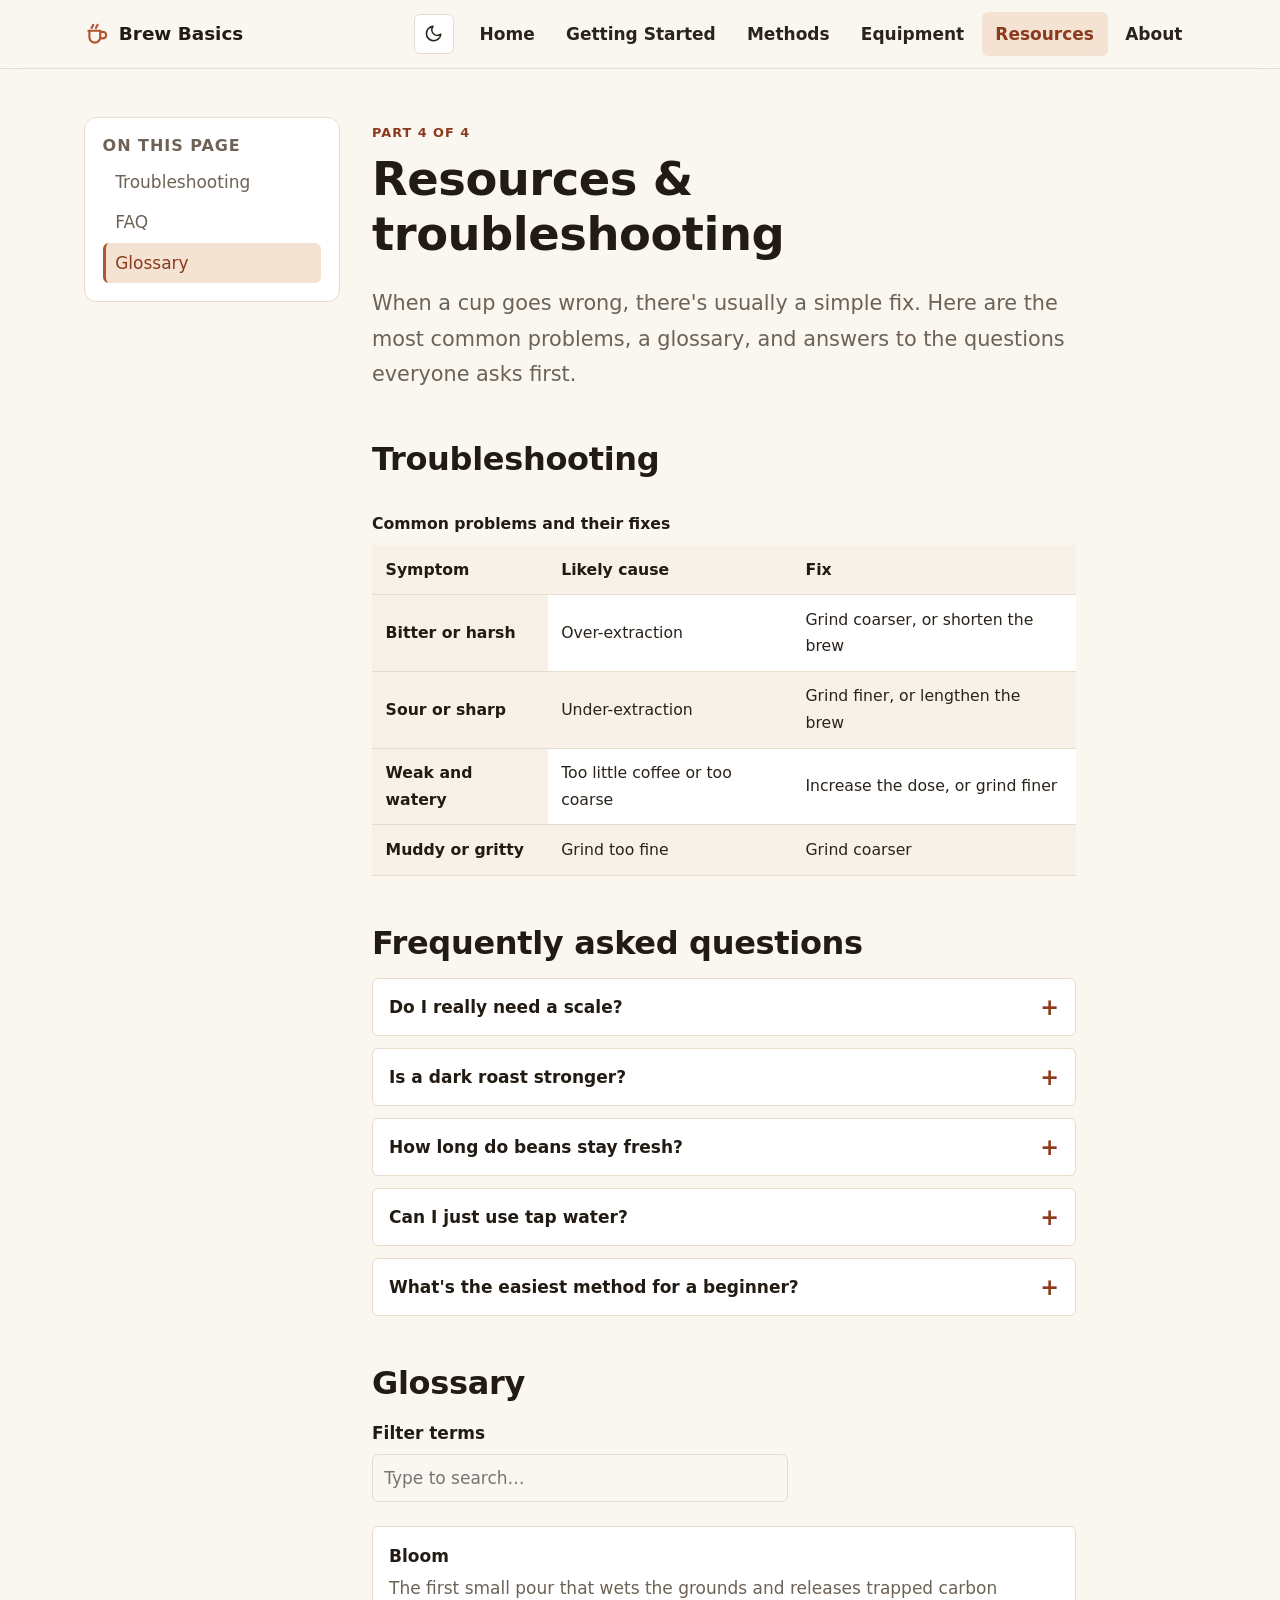
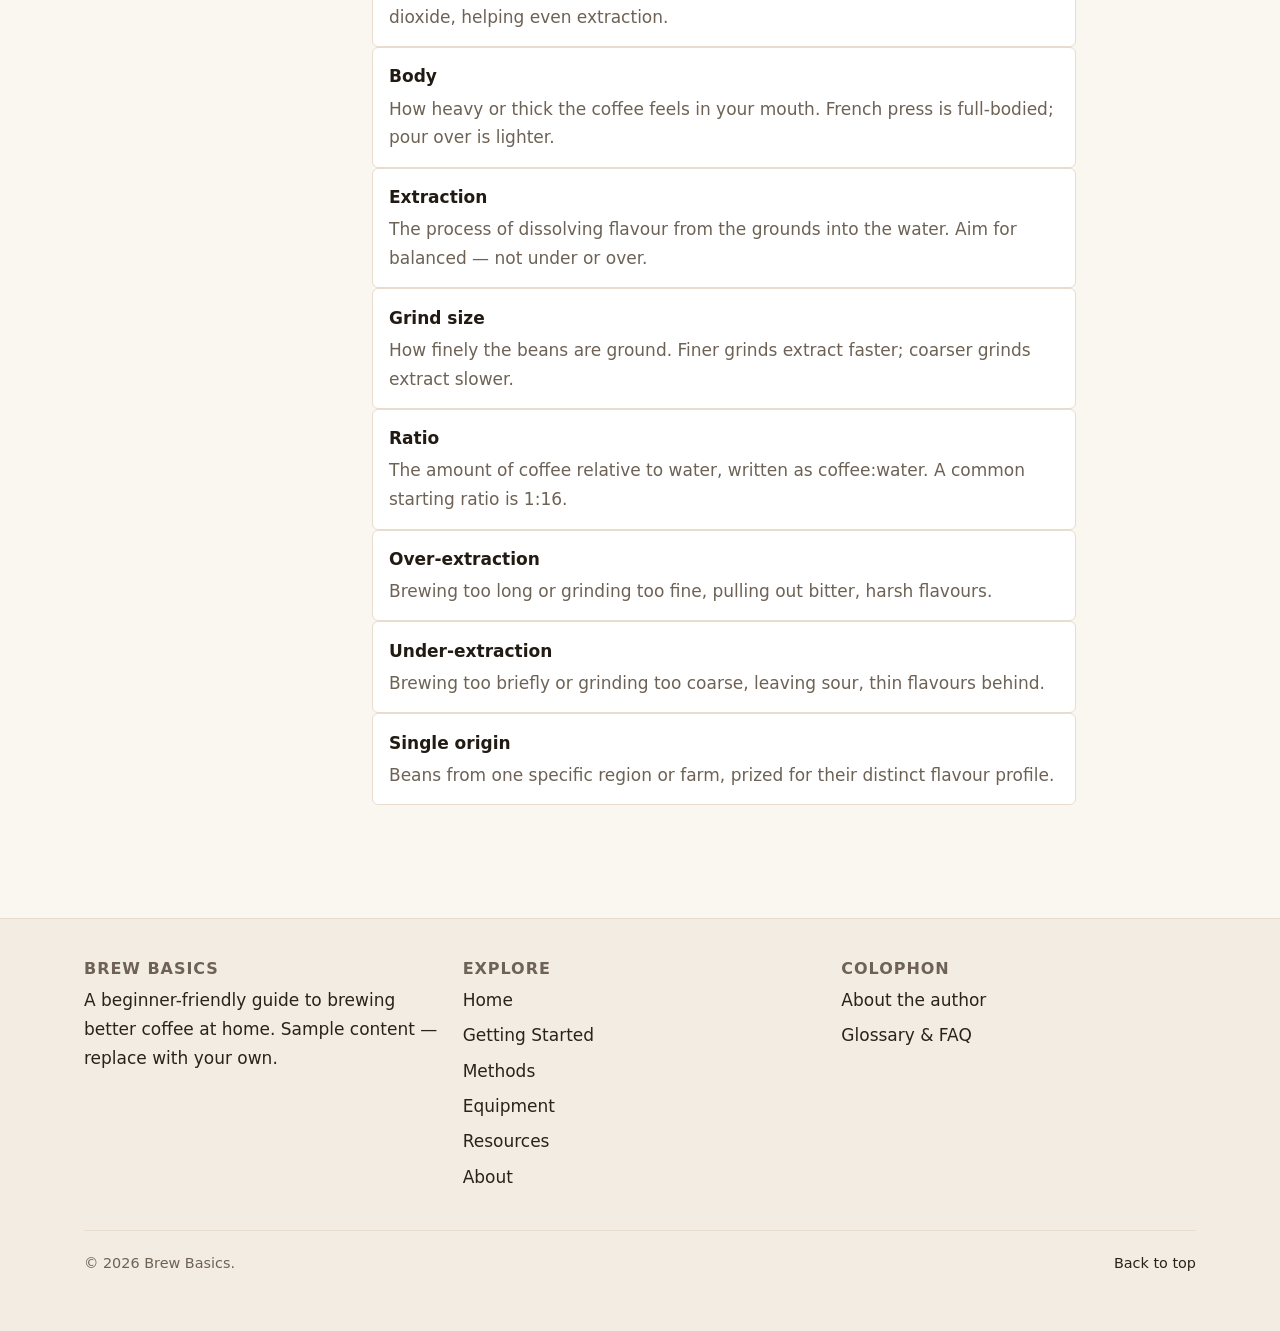
<file: resources.html>
<!DOCTYPE html>
<html lang="en">
<head>
  <meta charset="UTF-8">
  <meta name="viewport" content="width=device-width, initial-scale=1">
  <meta name="description" content="Coffee glossary, frequently asked questions, and a troubleshooting guide for common brewing problems.">
  <title>Resources — Brew Basics</title>
  <link rel="icon" type="image/svg+xml" href="assets/favicon.svg">
  <link rel="icon" type="image/png" sizes="64x64" href="assets/favicon.png">
  <link rel="apple-touch-icon" href="assets/apple-touch-icon.png">
  <link rel="manifest" href="manifest.webmanifest">
  <meta name="theme-color" content="#b4532c">
  <meta name="theme-color" media="(prefers-color-scheme: dark)" content="#181410">
  <meta property="og:type" content="website">
  <meta property="og:site_name" content="Brew Basics">
  <meta property="og:title" content="Resources — Brew Basics">
  <meta property="og:description" content="Coffee glossary, frequently asked questions, and a troubleshooting guide for common brewing problems.">
  <meta property="og:url" content="https://swdlawa.github.io/brew-basics/resources.html">
  <meta property="og:image" content="https://swdlawa.github.io/brew-basics/assets/og-image.png">
  <meta property="og:locale" content="en_US">
  <meta name="twitter:card" content="summary_large_image">
  <meta name="twitter:title" content="Resources — Brew Basics">
  <meta name="twitter:description" content="Coffee glossary, frequently asked questions, and a troubleshooting guide for common brewing problems.">
  <meta name="twitter:image" content="https://swdlawa.github.io/brew-basics/assets/og-image.png">
  <link rel="stylesheet" href="css/styles.css">
  <script src="js/main.js" defer></script>
</head>
<body>
  <!-- ===== SAMPLE / PLACEHOLDER CONTENT — replace with your own topic ===== -->
  <a class="skip-link" href="#main">Skip to main content</a>

  <header class="site-header">
    <div class="container header-inner">
      <a class="brand" href="index.html">
        <svg viewBox="0 0 24 24" width="26" height="26" fill="none" stroke="currentColor" stroke-width="2" stroke-linecap="round" stroke-linejoin="round" aria-hidden="true">
          <path d="M4 9h11v6a5 5 0 0 1-5 5 5 5 0 0 1-5-5V9z"/>
          <path d="M15 10h2.5a3 3 0 0 1 0 6H15"/>
          <path d="M7 6.5C7 5 8.5 5 8.5 3.5"/>
          <path d="M11 6.5C11 5 12.5 5 12.5 3.5"/>
        </svg>
        <span>Brew Basics</span>
      </a>

      <div class="header-actions">
        <button class="icon-button theme-toggle" type="button" aria-label="Switch to dark mode" aria-pressed="false">
          <svg class="icon-moon" viewBox="0 0 24 24" width="20" height="20" fill="none" stroke="currentColor" stroke-width="2" stroke-linecap="round" stroke-linejoin="round" aria-hidden="true">
            <path d="M21 12.8A9 9 0 1 1 11.2 3a7 7 0 0 0 9.8 9.8z"/>
          </svg>
          <svg class="icon-sun" viewBox="0 0 24 24" width="20" height="20" fill="none" stroke="currentColor" stroke-width="2" stroke-linecap="round" stroke-linejoin="round" aria-hidden="true">
            <circle cx="12" cy="12" r="4"/>
            <path d="M12 2v2M12 20v2M4.9 4.9l1.4 1.4M17.7 17.7l1.4 1.4M2 12h2M20 12h2M4.9 19.1l1.4-1.4M17.7 6.3l1.4-1.4"/>
          </svg>
        </button>
        <button class="nav-toggle" type="button" aria-expanded="false" aria-controls="site-nav">
          <span class="sr-only">Open menu</span>
          <span class="nav-toggle-icon" aria-hidden="true"></span>
        </button>
      </div>

      <nav id="site-nav" class="site-nav" aria-label="Primary">
        <ul>
          <li><a href="index.html">Home</a></li>
          <li><a href="getting-started.html">Getting Started</a></li>
          <li><a href="methods.html">Methods</a></li>
          <li><a href="equipment.html">Equipment</a></li>
          <li><a href="resources.html" aria-current="page">Resources</a></li>
          <li><a href="about.html">About</a></li>
        </ul>
      </nav>
    </div>
  </header>

  <main id="main">
    <section class="section" aria-labelledby="page-title">
      <div class="container guide-layout">
        <nav class="toc" aria-label="On this page">
          <h2>On this page</h2>
          <ol>
            <li><a href="#troubleshooting">Troubleshooting</a></li>
            <li><a href="#faq">FAQ</a></li>
            <li><a href="#glossary">Glossary</a></li>
          </ol>
        </nav>

        <article class="prose">
          <p class="eyebrow">Part 4 of 4</p>
          <h1 id="page-title">Resources &amp; troubleshooting</h1>
          <p class="lead">When a cup goes wrong, there's usually a simple fix. Here are the most common problems, a glossary, and answers to the questions everyone asks first.</p>

          <section id="troubleshooting">
            <h2>Troubleshooting</h2>
            <div class="table-wrap">
              <table>
                <caption>Common problems and their fixes</caption>
                <thead>
                  <tr><th scope="col">Symptom</th><th scope="col">Likely cause</th><th scope="col">Fix</th></tr>
                </thead>
                <tbody>
                  <tr><th scope="row">Bitter or harsh</th><td>Over-extraction</td><td>Grind coarser, or shorten the brew</td></tr>
                  <tr><th scope="row">Sour or sharp</th><td>Under-extraction</td><td>Grind finer, or lengthen the brew</td></tr>
                  <tr><th scope="row">Weak and watery</th><td>Too little coffee or too coarse</td><td>Increase the dose, or grind finer</td></tr>
                  <tr><th scope="row">Muddy or gritty</th><td>Grind too fine</td><td>Grind coarser</td></tr>
                </tbody>
              </table>
            </div>
          </section>

          <section id="faq">
            <h2>Frequently asked questions</h2>

            <details class="accordion">
              <summary>Do I really need a scale?</summary>
              <div class="accordion-body">For consistent results, yes. Coffee is light and variable, so scoops are unreliable. A cheap 0.1&nbsp;g scale is the highest-value purchase you can make.</div>
            </details>
            <details class="accordion">
              <summary>Is a dark roast stronger?</summary>
              <div class="accordion-body">Not in caffeine — darker roasts can actually have slightly less caffeine by weight. "Stronger" usually refers to taste. If you want more caffeine, use more coffee rather than a darker roast.</div>
            </details>
            <details class="accordion">
              <summary>How long do beans stay fresh?</summary>
              <div class="accordion-body">Flavour peaks from a few days to about a month after roasting. Store beans in an airtight container away from light and heat — never in the freezer you open often, and not in the fridge.</div>
            </details>
            <details class="accordion">
              <summary>Can I just use tap water?</summary>
              <div class="accordion-body">If your tap water tastes good on its own, it will usually make good coffee. Very hard or chlorinated water should be filtered first. Avoid distilled water, which can make coffee taste flat.</div>
            </details>
            <details class="accordion">
              <summary>What's the easiest method for a beginner?</summary>
              <div class="accordion-body">The French press. It needs no filters or technique beyond a coarse grind and a four-minute steep, and it's very forgiving of small mistakes.</div>
            </details>
          </section>

          <section id="glossary">
            <h2>Glossary</h2>
            <div class="glossary-search form-row">
              <label for="glossary-search">Filter terms</label>
              <input type="search" id="glossary-search" placeholder="Type to search…" autocomplete="off">
            </div>

            <dl class="glossary">
              <div class="term">
                <dt>Bloom</dt>
                <dd>The first small pour that wets the grounds and releases trapped carbon dioxide, helping even extraction.</dd>
              </div>
              <div class="term">
                <dt>Body</dt>
                <dd>How heavy or thick the coffee feels in your mouth. French press is full-bodied; pour over is lighter.</dd>
              </div>
              <div class="term">
                <dt>Extraction</dt>
                <dd>The process of dissolving flavour from the grounds into the water. Aim for balanced — not under or over.</dd>
              </div>
              <div class="term">
                <dt>Grind size</dt>
                <dd>How finely the beans are ground. Finer grinds extract faster; coarser grinds extract slower.</dd>
              </div>
              <div class="term">
                <dt>Ratio</dt>
                <dd>The amount of coffee relative to water, written as coffee:water. A common starting ratio is 1:16.</dd>
              </div>
              <div class="term">
                <dt>Over-extraction</dt>
                <dd>Brewing too long or grinding too fine, pulling out bitter, harsh flavours.</dd>
              </div>
              <div class="term">
                <dt>Under-extraction</dt>
                <dd>Brewing too briefly or grinding too coarse, leaving sour, thin flavours behind.</dd>
              </div>
              <div class="term">
                <dt>Single origin</dt>
                <dd>Beans from one specific region or farm, prized for their distinct flavour profile.</dd>
              </div>
            </dl>
          </section>
        </article>
      </div>
    </section>
  </main>

  <footer class="site-footer">
    <div class="container">
      <div class="footer-grid">
        <div>
          <h2>Brew Basics</h2>
          <p>A beginner-friendly guide to brewing better coffee at home. Sample content — replace with your own.</p>
        </div>
        <nav aria-label="Footer">
          <h2>Explore</h2>
          <ul>
            <li><a href="index.html">Home</a></li>
            <li><a href="getting-started.html">Getting Started</a></li>
            <li><a href="methods.html">Methods</a></li>
            <li><a href="equipment.html">Equipment</a></li>
            <li><a href="resources.html">Resources</a></li>
            <li><a href="about.html">About</a></li>
          </ul>
        </nav>
        <div>
          <h2>Colophon</h2>
          <ul>
            <li><a href="about.html">About the author</a></li>
            <li><a href="resources.html">Glossary &amp; FAQ</a></li>
          </ul>
        </div>
      </div>
      <div class="footer-bottom">
        <p>© <span data-year>2026</span> Brew Basics.</p>
        <a href="#main">Back to top</a>
      </div>
    </div>
  </footer>

  <button class="back-to-top" type="button" aria-label="Back to top">
    <svg viewBox="0 0 24 24" fill="none" stroke="currentColor" stroke-width="2.5" stroke-linecap="round" stroke-linejoin="round" aria-hidden="true"><path d="M12 19V5M5 12l7-7 7 7"/></svg>
  </button>
</body>
</html>
</file>
<file: css/styles.css>
/* ==========================================================================
   Brew Basics — shared stylesheet
   A responsive, accessible guide site (plain HTML + CSS + JS, no framework).
   ========================================================================== */

/* --------------------------------------------------------------------------
   1. Design tokens (light theme is the default)
   -------------------------------------------------------------------------- */
:root {
  --bg: #faf6f0;
  --bg-alt: #f3ece2;
  --surface: #ffffff;
  --surface-2: #f7f1e8;
  --text: #2a231b;
  --text-muted: #6d6255;
  --heading: #221b13;
  --accent: #b4532c;          /* warm rust */
  --accent-strong: #8c3a1e;
  --accent-soft: #f4e3d3;
  --link: #a1421f;
  --border: #e7dccd;
  --focus: #c96f2a;
  --code-bg: #f3ece2;
  --success: #2f7d4f;
  --danger: #b3261e;

  --radius-sm: 6px;
  --radius: 12px;
  --radius-lg: 18px;
  --shadow-sm: 0 1px 2px rgba(40, 26, 12, 0.08);
  --shadow: 0 1px 2px rgba(40, 26, 12, 0.08), 0 10px 28px rgba(40, 26, 12, 0.1);

  --header-bg: rgba(250, 246, 240, 0.88);
  --container: 72rem;
  --header-h: 4.25rem;

  --font-sans: "Segoe UI", system-ui, -apple-system, "Helvetica Neue", Arial, sans-serif;
  --font-mono: ui-monospace, "Cascadia Code", Consolas, "Courier New", monospace;
}

/* --------------------------------------------------------------------------
   2. Dark theme — applied via html[data-theme="dark"]
   -------------------------------------------------------------------------- */
html[data-theme="dark"] {
  --bg: #181410;
  --bg-alt: #221b14;
  --surface: #241d16;
  --surface-2: #2c2319;
  --text: #ece3d6;
  --text-muted: #b7a98f;
  --heading: #f7efe3;
  --accent: #d97742;
  --accent-strong: #e8986a;
  --accent-soft: #3a2a1c;
  --link: #e07b47;
  --border: #3a2f22;
  --focus: #e07b47;
  --code-bg: #2c2319;
  --success: #7cc594;
  --danger: #f08d84;

  --header-bg: rgba(24, 20, 16, 0.88);
  --shadow-sm: 0 1px 2px rgba(0, 0, 0, 0.4);
  --shadow: 0 1px 2px rgba(0, 0, 0, 0.4), 0 10px 28px rgba(0, 0, 0, 0.5);
}

/* Respect the visitor's OS preference before JS (or when JS is disabled). */
@media (prefers-color-scheme: dark) {
  html:not([data-theme]) {
    --bg: #181410;
    --bg-alt: #221b14;
    --surface: #241d16;
    --surface-2: #2c2319;
    --text: #ece3d6;
    --text-muted: #b7a98f;
    --heading: #f7efe3;
    --accent: #d97742;
    --accent-strong: #e8986a;
    --accent-soft: #3a2a1c;
    --link: #e07b47;
    --border: #3a2f22;
    --focus: #e07b47;
    --code-bg: #2c2319;
    --success: #7cc594;
    --danger: #f08d84;
    --header-bg: rgba(24, 20, 16, 0.88);
    --shadow-sm: 0 1px 2px rgba(0, 0, 0, 0.4);
    --shadow: 0 1px 2px rgba(0, 0, 0, 0.4), 0 10px 28px rgba(0, 0, 0, 0.5);
  }
}

/* --------------------------------------------------------------------------
   3. Base / reset
   -------------------------------------------------------------------------- */
*,
*::before,
*::after {
  box-sizing: border-box;
}

html {
  scroll-behavior: smooth;
  -webkit-text-size-adjust: 100%;
}

body {
  margin: 0;
  font-family: var(--font-sans);
  font-size: 1.0625rem;
  line-height: 1.7;
  color: var(--text);
  background-color: var(--bg);
  display: flex;
  flex-direction: column;
  min-height: 100vh;
}

h1, h2, h3, h4 {
  color: var(--heading);
  line-height: 1.2;
  font-weight: 700;
  letter-spacing: -0.01em;
  margin: 0 0 0.5em;
}

h1 { font-size: clamp(1.9rem, 1.2rem + 3vw, 2.9rem); }
h2 { font-size: clamp(1.45rem, 1.1rem + 1.6vw, 2rem); }
h3 { font-size: clamp(1.15rem, 1rem + 0.7vw, 1.4rem); }

p { margin: 0 0 1rem; }

a {
  color: var(--link);
  text-decoration: underline;
  text-underline-offset: 3px;
  text-decoration-thickness: 1px;
}

a:hover { color: var(--accent-strong); }

img, svg, video { max-width: 100%; height: auto; display: block; }

ul, ol { padding-inline-start: 1.4rem; }
li + li { margin-top: 0.35rem; }

code, kbd {
  font-family: var(--font-mono);
  font-size: 0.9em;
  background: var(--code-bg);
  border-radius: var(--radius-sm);
  padding: 0.1em 0.4em;
}

blockquote {
  margin: 1.5rem 0;
  padding: 0.75rem 1.25rem;
  border-inline-start: 4px solid var(--accent);
  background: var(--surface-2);
  border-radius: 0 var(--radius-sm) var(--radius-sm) 0;
  color: var(--text-muted);
}

/* Accessible focus ring */
:focus-visible {
  outline: 3px solid var(--focus);
  outline-offset: 2px;
  border-radius: 4px;
}

/* Skip link — visually hidden until focused */
.skip-link {
  position: absolute;
  left: 0.75rem;
  top: -100px;
  z-index: 100;
  background: var(--accent-strong);
  color: #fff;
  padding: 0.6rem 1rem;
  border-radius: var(--radius-sm);
  transition: top 0.2s ease;
}
.skip-link:focus { top: 0.75rem; color: #fff; }

/* Visually hidden (kept available to screen readers) */
.sr-only {
  position: absolute;
  width: 1px; height: 1px;
  padding: 0; margin: -1px;
  overflow: hidden;
  clip: rect(0 0 0 0);
  white-space: nowrap;
  border: 0;
}

.container {
  width: 100%;
  max-width: var(--container);
  margin-inline: auto;
  padding-inline: 1.25rem;
}

/* --------------------------------------------------------------------------
   4. Header + navigation
   -------------------------------------------------------------------------- */
.site-header {
  position: sticky;
  top: 0;
  z-index: 50;
  background: var(--header-bg);
  -webkit-backdrop-filter: blur(10px);
  backdrop-filter: blur(10px);
  border-bottom: 1px solid var(--border);
}

.header-inner {
  display: flex;
  flex-wrap: wrap;
  align-items: center;
  gap: 0.75rem;
  min-height: var(--header-h);
}

.brand {
  display: inline-flex;
  align-items: center;
  gap: 0.55rem;
  font-weight: 800;
  font-size: 1.15rem;
  color: var(--heading);
  text-decoration: none;
  margin-inline-end: auto;
}
.brand:hover { color: var(--heading); }
.brand svg { color: var(--accent); }

.header-actions {
  display: flex;
  align-items: center;
  gap: 0.5rem;
}

.icon-button {
  display: inline-flex;
  align-items: center;
  justify-content: center;
  width: 2.5rem;
  height: 2.5rem;
  border: 1px solid var(--border);
  background: var(--surface);
  color: var(--text);
  border-radius: var(--radius-sm);
  cursor: pointer;
}
.icon-button:hover { border-color: var(--accent); color: var(--accent-strong); }
.icon-button svg { width: 1.2rem; height: 1.2rem; }

/* Theme toggle icons — show/hide based on current theme */
.icon-button .icon-sun { display: none; }
.icon-button .icon-moon { display: block; }
html[data-theme="dark"] .icon-button .icon-sun { display: block; }
html[data-theme="dark"] .icon-button .icon-moon { display: none; }

/* Hamburger */
.nav-toggle {
  display: inline-flex;
  align-items: center;
  justify-content: center;
  width: 2.5rem;
  height: 2.5rem;
  border: 1px solid var(--border);
  background: var(--surface);
  border-radius: var(--radius-sm);
  cursor: pointer;
}
.nav-toggle-icon,
.nav-toggle-icon::before,
.nav-toggle-icon::after {
  content: "";
  display: block;
  width: 1.15rem;
  height: 2px;
  background: var(--text);
  transition: transform 0.2s ease, opacity 0.2s ease;
  position: relative;
}
.nav-toggle-icon::before { position: absolute; top: -6px; }
.nav-toggle-icon::after { position: absolute; top: 6px; }
.nav-toggle[aria-expanded="true"] .nav-toggle-icon { background: transparent; }
.nav-toggle[aria-expanded="true"] .nav-toggle-icon::before { top: 0; transform: rotate(45deg); }
.nav-toggle[aria-expanded="true"] .nav-toggle-icon::after { top: 0; transform: rotate(-45deg); }

.site-nav {
  flex-basis: 100%;
  display: none;
}
.site-nav.is-open { display: block; }

.site-nav ul {
  list-style: none;
  margin: 0;
  padding: 0.5rem 0 1rem;
  display: flex;
  flex-direction: column;
  gap: 0.25rem;
}
.site-nav li { margin: 0; }
.site-nav a {
  display: block;
  padding: 0.6rem 0.75rem;
  color: var(--text);
  text-decoration: none;
  border-radius: var(--radius-sm);
  font-weight: 600;
}
.site-nav a:hover { background: var(--surface-2); color: var(--accent-strong); }
.site-nav a[aria-current="page"] {
  color: var(--accent-strong);
  background: var(--accent-soft);
}

@media (min-width: 768px) {
  .nav-toggle { display: none; }
  .site-nav {
    flex-basis: auto;
    display: block;
  }
  .site-nav ul {
    flex-direction: row;
    gap: 0.25rem;
    padding: 0;
  }
  .site-nav a { padding: 0.5rem 0.85rem; }
}

/* --------------------------------------------------------------------------
   5. Layout helpers
   -------------------------------------------------------------------------- */
main { flex: 1 0 auto; }

.section { padding-block: 3rem; }
.section-alt { background: var(--bg-alt); }

.section-head { max-width: 46rem; margin-bottom: 2rem; }
.eyebrow {
  display: inline-block;
  font-size: 0.8rem;
  font-weight: 700;
  letter-spacing: 0.08em;
  text-transform: uppercase;
  color: var(--accent-strong);
  margin-bottom: 0.5rem;
}

/* --------------------------------------------------------------------------
   6. Hero
   -------------------------------------------------------------------------- */
.hero {
  padding-block: clamp(3rem, 6vw, 5.5rem);
  background:
    radial-gradient(60rem 30rem at 110% -20%, var(--accent-soft), transparent 60%),
    var(--bg);
  border-bottom: 1px solid var(--border);
}
.hero-grid {
  display: grid;
  gap: 2rem;
  align-items: center;
}
@media (min-width: 860px) {
  .hero-grid { grid-template-columns: 1.1fr 0.9fr; }
}
.hero h1 { margin-bottom: 0.6rem; }
.lead { font-size: clamp(1.1rem, 1rem + 0.6vw, 1.3rem); color: var(--text-muted); }

.hero-actions { display: flex; flex-wrap: wrap; gap: 0.75rem; margin-top: 1.5rem; }

.hero-art {
  border-radius: var(--radius-lg);
  background: var(--surface);
  box-shadow: var(--shadow);
  overflow: hidden;
}
.hero-art svg { width: 100%; height: auto; }

/* --------------------------------------------------------------------------
   7. Buttons
   -------------------------------------------------------------------------- */
.btn {
  display: inline-flex;
  align-items: center;
  gap: 0.5rem;
  padding: 0.7rem 1.2rem;
  border-radius: var(--radius-sm);
  font-weight: 700;
  font-size: 1rem;
  text-decoration: none;
  cursor: pointer;
  border: 2px solid transparent;
  transition: background 0.15s ease, border-color 0.15s ease, color 0.15s ease;
}
.btn-primary {
  background: var(--accent-strong);
  color: #fff;
}
.btn-primary:hover { background: var(--accent); color: #fff; }
.btn-secondary {
  background: var(--surface);
  color: var(--text);
  border-color: var(--border);
}
.btn-secondary:hover { border-color: var(--accent); color: var(--accent-strong); }

/* --------------------------------------------------------------------------
   8. Card grid (featured topics, method cards, etc.)
   -------------------------------------------------------------------------- */
.card-grid {
  display: grid;
  gap: 1.25rem;
  grid-template-columns: repeat(auto-fit, minmax(16rem, 1fr));
}

.card {
  background: var(--surface);
  border: 1px solid var(--border);
  border-radius: var(--radius);
  padding: 1.4rem;
  box-shadow: var(--shadow-sm);
  display: flex;
  flex-direction: column;
  gap: 0.6rem;
}
.card h3 { margin: 0; }
.card p { margin: 0; color: var(--text-muted); flex: 1; }
.card a.card-link {
  font-weight: 700;
  text-decoration: none;
  color: var(--accent-strong);
}
.card a.card-link:hover { text-decoration: underline; }

.card-icon {
  width: 2.75rem;
  height: 2.75rem;
  border-radius: var(--radius-sm);
  background: var(--accent-soft);
  color: var(--accent-strong);
  display: inline-flex;
  align-items: center;
  justify-content: center;
}
.card-icon svg { width: 1.5rem; height: 1.5rem; }

/* --------------------------------------------------------------------------
   9. Prose (article / guide pages)
   -------------------------------------------------------------------------- */
.prose { max-width: 44rem; }

.prose h2 { margin-top: 2.5rem; padding-top: 0.5rem; scroll-margin-top: calc(var(--header-h) + 1rem); }
.prose h3 { margin-top: 2rem; scroll-margin-top: calc(var(--header-h) + 1rem); }
.prose section { scroll-margin-top: calc(var(--header-h) + 1rem); }

/* Two-column guide layout: sticky TOC + content */
.guide-layout {
  display: grid;
  gap: 2rem;
  align-items: start;
}
@media (min-width: 960px) {
  .guide-layout { grid-template-columns: 16rem 1fr; }
}

.toc {
  position: sticky;
  top: calc(var(--header-h) + 1rem);
  background: var(--surface);
  border: 1px solid var(--border);
  border-radius: var(--radius);
  padding: 1.1rem;
}
.toc h2 { font-size: 1rem; text-transform: uppercase; letter-spacing: 0.06em; color: var(--text-muted); }
.toc ol { list-style: none; margin: 0; padding: 0; }
.toc li { margin: 0; }
.toc a {
  display: block;
  padding: 0.35rem 0.6rem;
  border-radius: var(--radius-sm);
  color: var(--text-muted);
  text-decoration: none;
  border-inline-start: 3px solid transparent;
}
.toc a:hover { color: var(--text); }
.toc a[aria-current="true"] {
  color: var(--accent-strong);
  border-inline-start-color: var(--accent);
  background: var(--accent-soft);
}

/* Callout / note box */
.callout {
  border: 1px solid var(--border);
  border-inline-start: 4px solid var(--accent);
  background: var(--surface-2);
  border-radius: var(--radius-sm);
  padding: 0.9rem 1.1rem;
  margin: 1.5rem 0;
}
.callout strong { color: var(--heading); }
.callout .callout-title { display: block; font-weight: 800; color: var(--accent-strong); margin-bottom: 0.25rem; }

/* Figure + caption */
figure { margin: 1.5rem 0; }
figcaption { font-size: 0.9rem; color: var(--text-muted); margin-top: 0.5rem; }

/* Recipe / code block with a copy button */
.recipe {
  position: relative;
  background: var(--code-bg);
  border: 1px solid var(--border);
  border-radius: var(--radius);
  padding: 1.1rem 1.2rem;
  margin: 1.5rem 0;
  font-family: var(--font-mono);
  font-size: 0.95rem;
  white-space: pre-wrap;
}
.copy-button {
  position: absolute;
  top: 0.5rem;
  right: 0.5rem;
  font-size: 0.8rem;
  padding: 0.3rem 0.6rem;
  border: 1px solid var(--border);
  background: var(--surface);
  color: var(--text);
  border-radius: var(--radius-sm);
  cursor: pointer;
  font-family: var(--font-sans);
}
.copy-button:hover { border-color: var(--accent); color: var(--accent-strong); }
.copy-button[data-copied="true"] { color: var(--success); border-color: var(--success); }

/* Steps (numbered) */
.steps { counter-reset: step; list-style: none; padding: 0; margin: 1.5rem 0; }
.steps > li {
  counter-increment: step;
  position: relative;
  padding-inline-start: 3rem;
  margin: 0 0 1.25rem;
}
.steps > li::before {
  content: counter(step);
  position: absolute;
  left: 0;
  top: 0;
  width: 2rem;
  height: 2rem;
  border-radius: 50%;
  background: var(--accent-soft);
  color: var(--accent-strong);
  font-weight: 800;
  display: flex;
  align-items: center;
  justify-content: center;
}

/* --------------------------------------------------------------------------
   10. Tables
   -------------------------------------------------------------------------- */
.table-wrap { overflow-x: auto; margin: 1.5rem 0; }
table {
  width: 100%;
  border-collapse: collapse;
  background: var(--surface);
  font-size: 0.98rem;
}
caption { text-align: start; font-weight: 700; padding: 0.5rem 0; color: var(--heading); }
th, td {
  text-align: start;
  padding: 0.7rem 0.85rem;
  border-bottom: 1px solid var(--border);
}
th { background: var(--surface-2); color: var(--heading); }
tbody tr:nth-child(even) { background: var(--surface-2); }

/* --------------------------------------------------------------------------
   11. Forms + calculator
   -------------------------------------------------------------------------- */
.calculator {
  background: var(--surface);
  border: 1px solid var(--border);
  border-radius: var(--radius);
  padding: 1.5rem;
  box-shadow: var(--shadow-sm);
  max-width: 34rem;
}

fieldset { border: 0; padding: 0; margin: 0 0 1rem; }
legend { font-weight: 800; color: var(--heading); margin-bottom: 0.5rem; }

.form-row { display: grid; gap: 0.4rem; margin-bottom: 1rem; }
label { font-weight: 600; color: var(--heading); }

input[type="number"],
input[type="text"],
input[type="search"],
select {
  font: inherit;
  color: var(--text);
  background: var(--bg);
  border: 1px solid var(--border);
  border-radius: var(--radius-sm);
  padding: 0.55rem 0.7rem;
  width: 100%;
}
input:focus-visible, select:focus-visible { border-color: var(--focus); }

.radio-group { display: flex; flex-wrap: wrap; gap: 1rem; }
.radio-group label {
  display: inline-flex;
  align-items: center;
  gap: 0.4rem;
  font-weight: 500;
  cursor: pointer;
}
.radio-group input { width: auto; }

/* Show only the field group relevant to the selected calculation mode. */
.calculator.mode-coffee .cups-field { display: none; }
.calculator.mode-cups .coffee-field { display: none; }

.calc-output {
  margin-top: 1.25rem;
  padding: 1rem 1.1rem;
  border: 1px solid var(--border);
  border-radius: var(--radius);
  background: var(--accent-soft);
}
.calc-output .result {
  font-size: 1.6rem;
  font-weight: 800;
  color: var(--accent-strong);
  font-variant-numeric: tabular-nums;
}
.calc-output .unit { font-size: 1rem; color: var(--text-muted); }

/* --------------------------------------------------------------------------
   12. Accordion (FAQ) — uses native <details> for accessibility
   -------------------------------------------------------------------------- */
details.accordion {
  border: 1px solid var(--border);
  border-radius: var(--radius-sm);
  background: var(--surface);
  margin-bottom: 0.75rem;
}
details.accordion summary {
  cursor: pointer;
  font-weight: 700;
  color: var(--heading);
  padding: 0.85rem 1rem;
  list-style: none;
  display: flex;
  align-items: center;
  justify-content: space-between;
  gap: 1rem;
}
details.accordion summary::-webkit-details-marker { display: none; }
details.accordion summary::after {
  content: "+";
  font-size: 1.4rem;
  color: var(--accent-strong);
  line-height: 1;
  transition: transform 0.15s ease;
}
details.accordion[open] summary::after { transform: rotate(45deg); }
details.accordion .accordion-body { padding: 0 1rem 1rem; color: var(--text-muted); }

/* --------------------------------------------------------------------------
   13. Glossary filter
   -------------------------------------------------------------------------- */
.glossary-search { max-width: 26rem; margin-bottom: 1.5rem; }
.glossary dl {
  display: grid;
  gap: 0.75rem;
}
.glossary .term {
  background: var(--surface);
  border: 1px solid var(--border);
  border-radius: var(--radius-sm);
  padding: 0.9rem 1rem;
}
.glossary dt { font-weight: 800; color: var(--heading); }
.glossary dd { margin: 0.2rem 0 0; color: var(--text-muted); }
.glossary .term.is-hidden { display: none; }

/* --------------------------------------------------------------------------
   14. Back-to-top
   -------------------------------------------------------------------------- */
.back-to-top {
  position: fixed;
  bottom: 1.25rem;
  right: 1.25rem;
  width: 3rem;
  height: 3rem;
  border-radius: 50%;
  border: 1px solid var(--border);
  background: var(--surface);
  color: var(--accent-strong);
  box-shadow: var(--shadow);
  cursor: pointer;
  display: flex;
  align-items: center;
  justify-content: center;
  opacity: 0;
  pointer-events: none;
  transform: translateY(0.5rem);
  transition: opacity 0.2s ease, transform 0.2s ease;
  z-index: 40;
}
.back-to-top.is-visible { opacity: 1; pointer-events: auto; transform: none; }
.back-to-top svg { width: 1.3rem; height: 1.3rem; }

/* --------------------------------------------------------------------------
   15. Footer
   -------------------------------------------------------------------------- */
.site-footer {
  background: var(--bg-alt);
  border-top: 1px solid var(--border);
  padding-block: 2.5rem;
  margin-top: 3rem;
}
.footer-grid {
  display: grid;
  gap: 1.5rem;
  grid-template-columns: repeat(auto-fit, minmax(14rem, 1fr));
}
.site-footer h2 { font-size: 1rem; text-transform: uppercase; letter-spacing: 0.06em; color: var(--text-muted); }
.site-footer ul { list-style: none; padding: 0; margin: 0; }
.site-footer li { margin: 0 0 0.4rem; }
.site-footer a { color: var(--text); text-decoration: none; }
.site-footer a:hover { color: var(--accent-strong); text-decoration: underline; }
.footer-bottom {
  margin-top: 2rem;
  padding-top: 1.25rem;
  border-top: 1px solid var(--border);
  color: var(--text-muted);
  font-size: 0.9rem;
  display: flex;
  flex-wrap: wrap;
  gap: 0.5rem 1.5rem;
  justify-content: space-between;
}

/* --------------------------------------------------------------------------
   16. Reduced motion
   -------------------------------------------------------------------------- */
@media (prefers-reduced-motion: reduce) {
  html { scroll-behavior: auto; }
  *,
  *::before,
  *::after {
    animation-duration: 0.01ms !important;
    animation-iteration-count: 1 !important;
    transition-duration: 0.01ms !important;
  }
}
</file>
